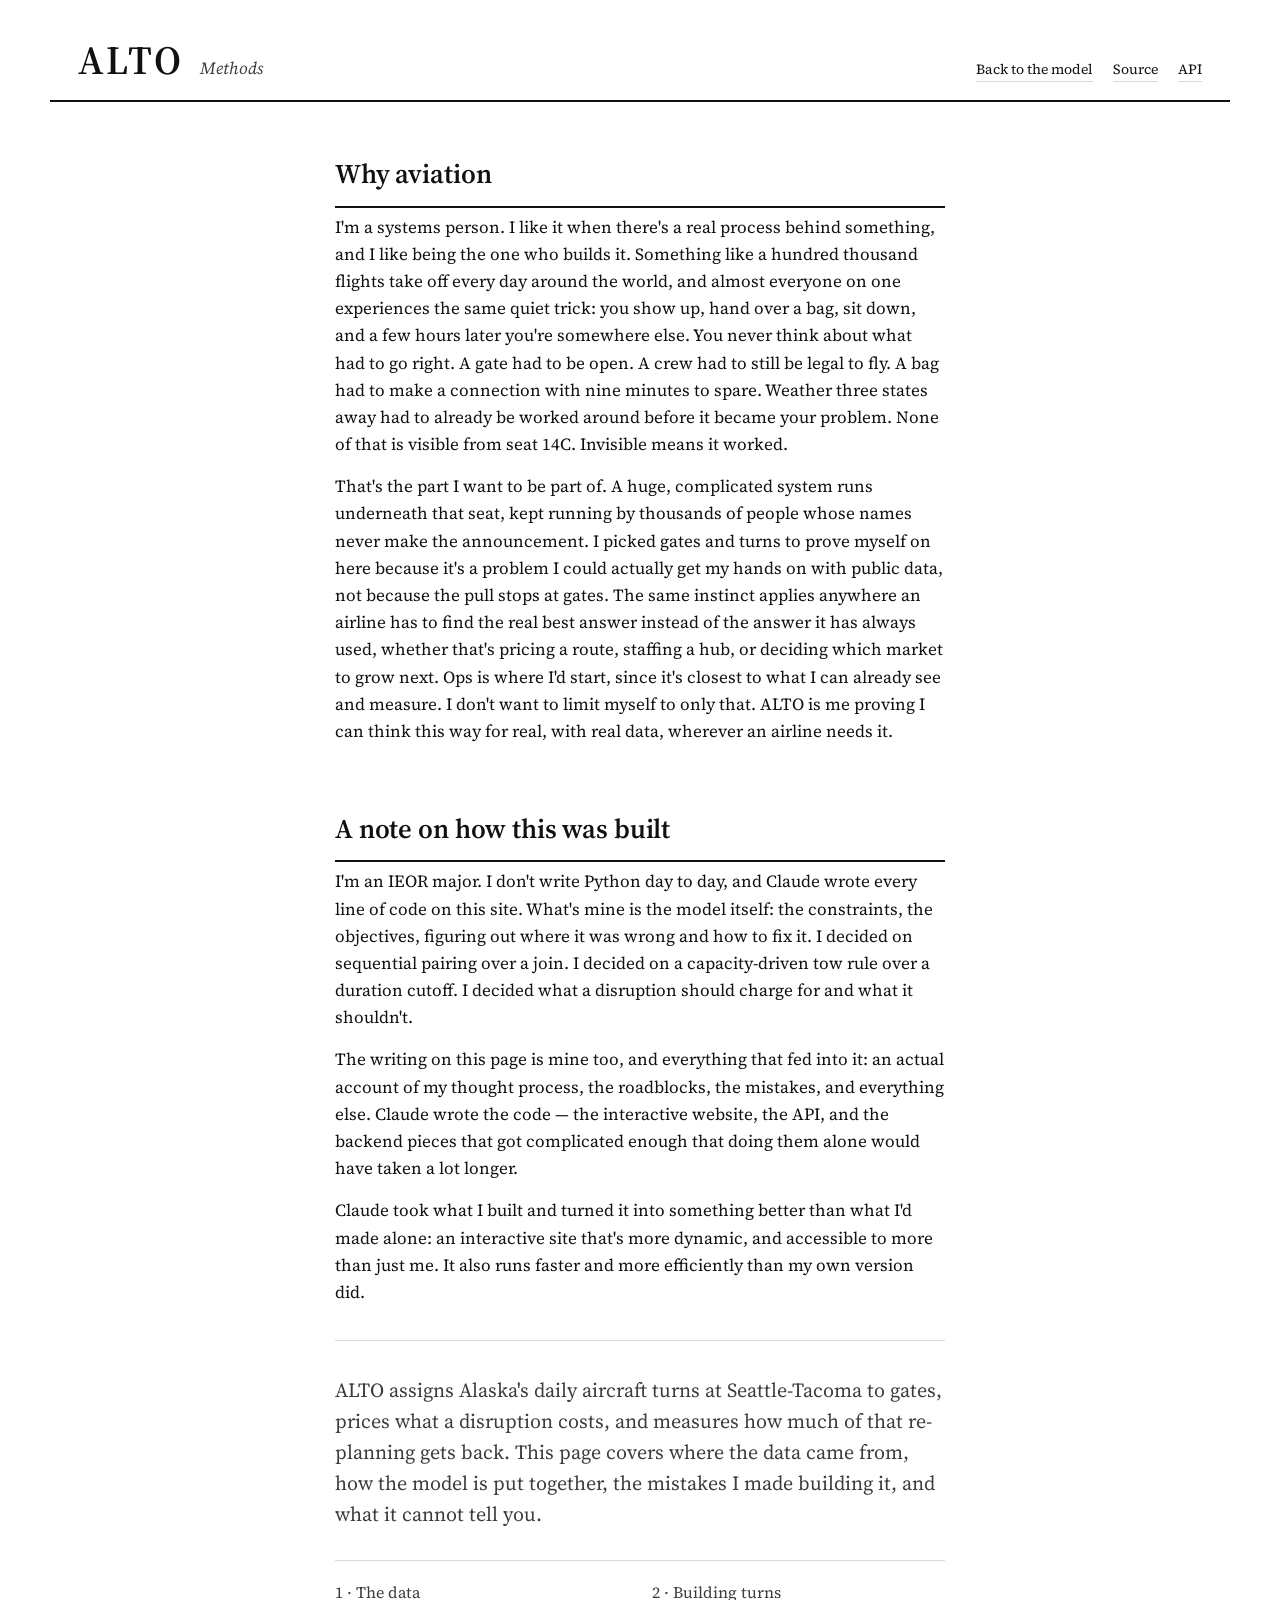
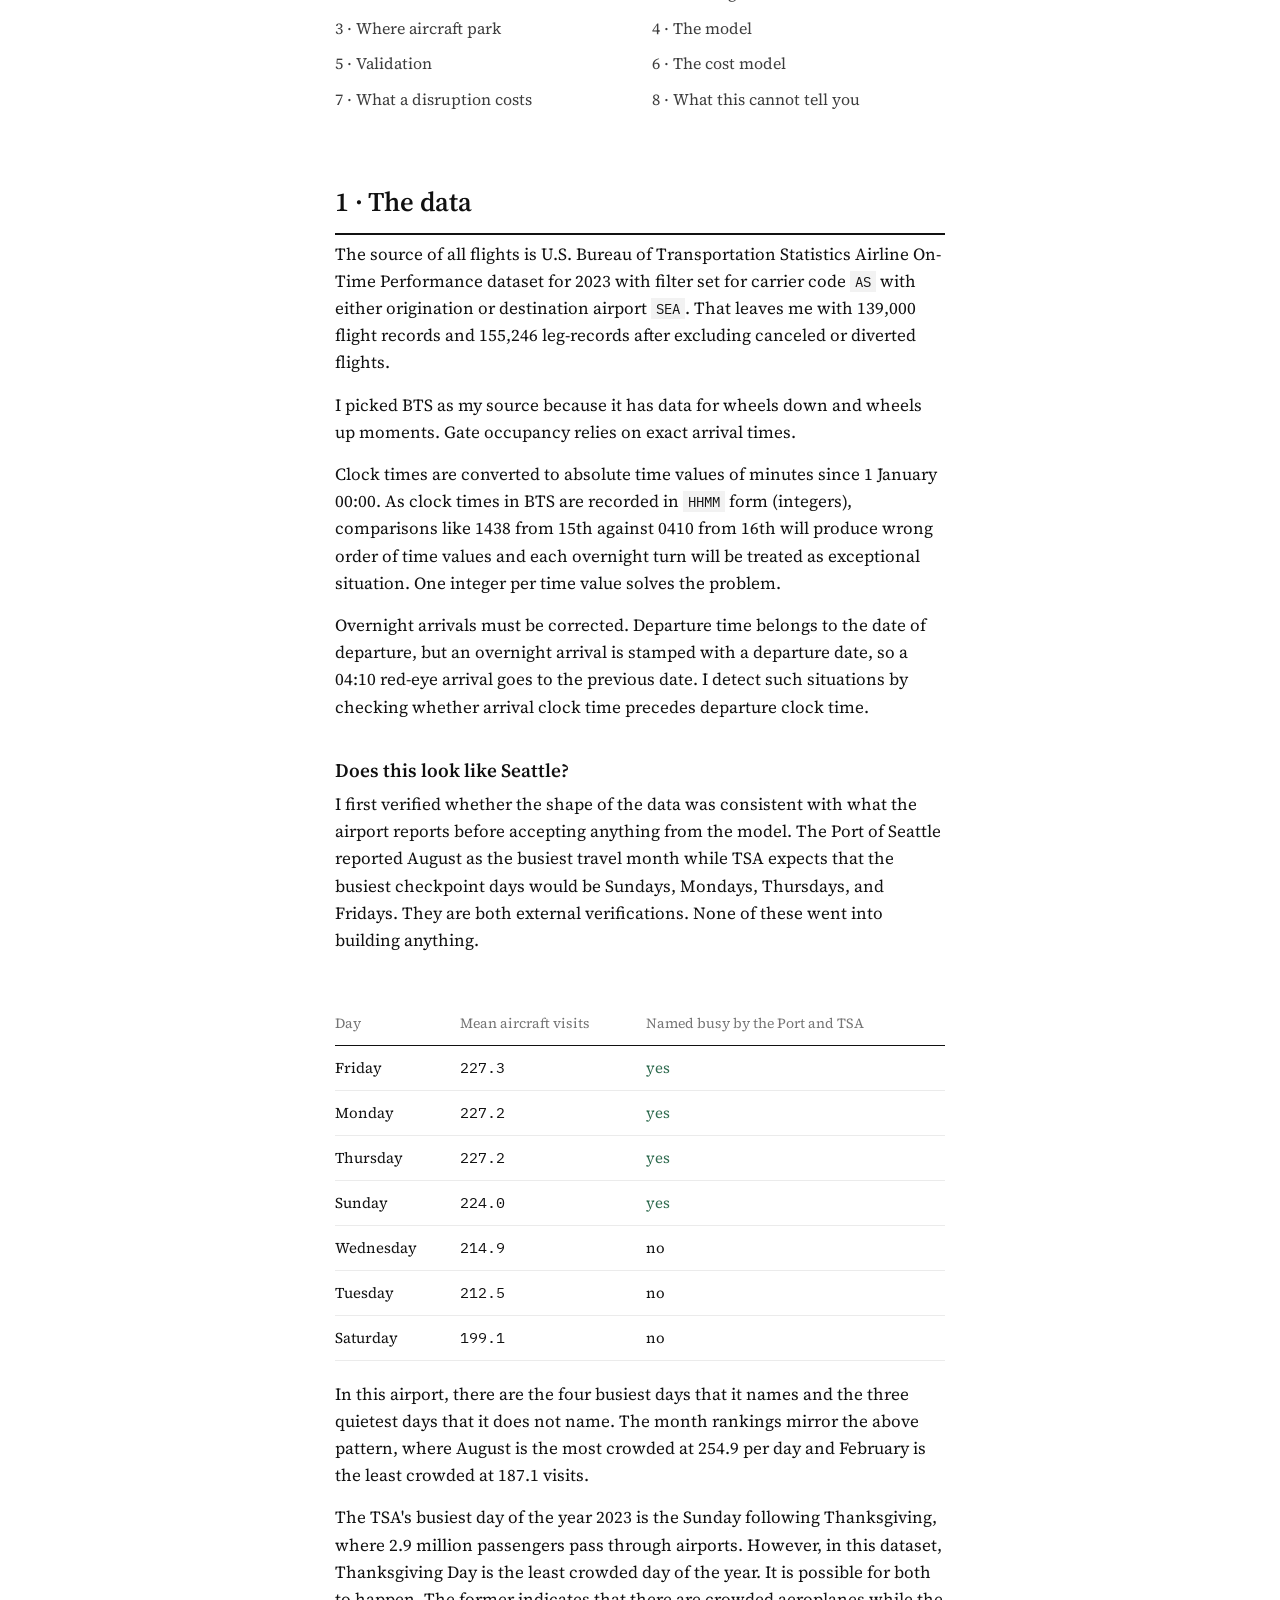
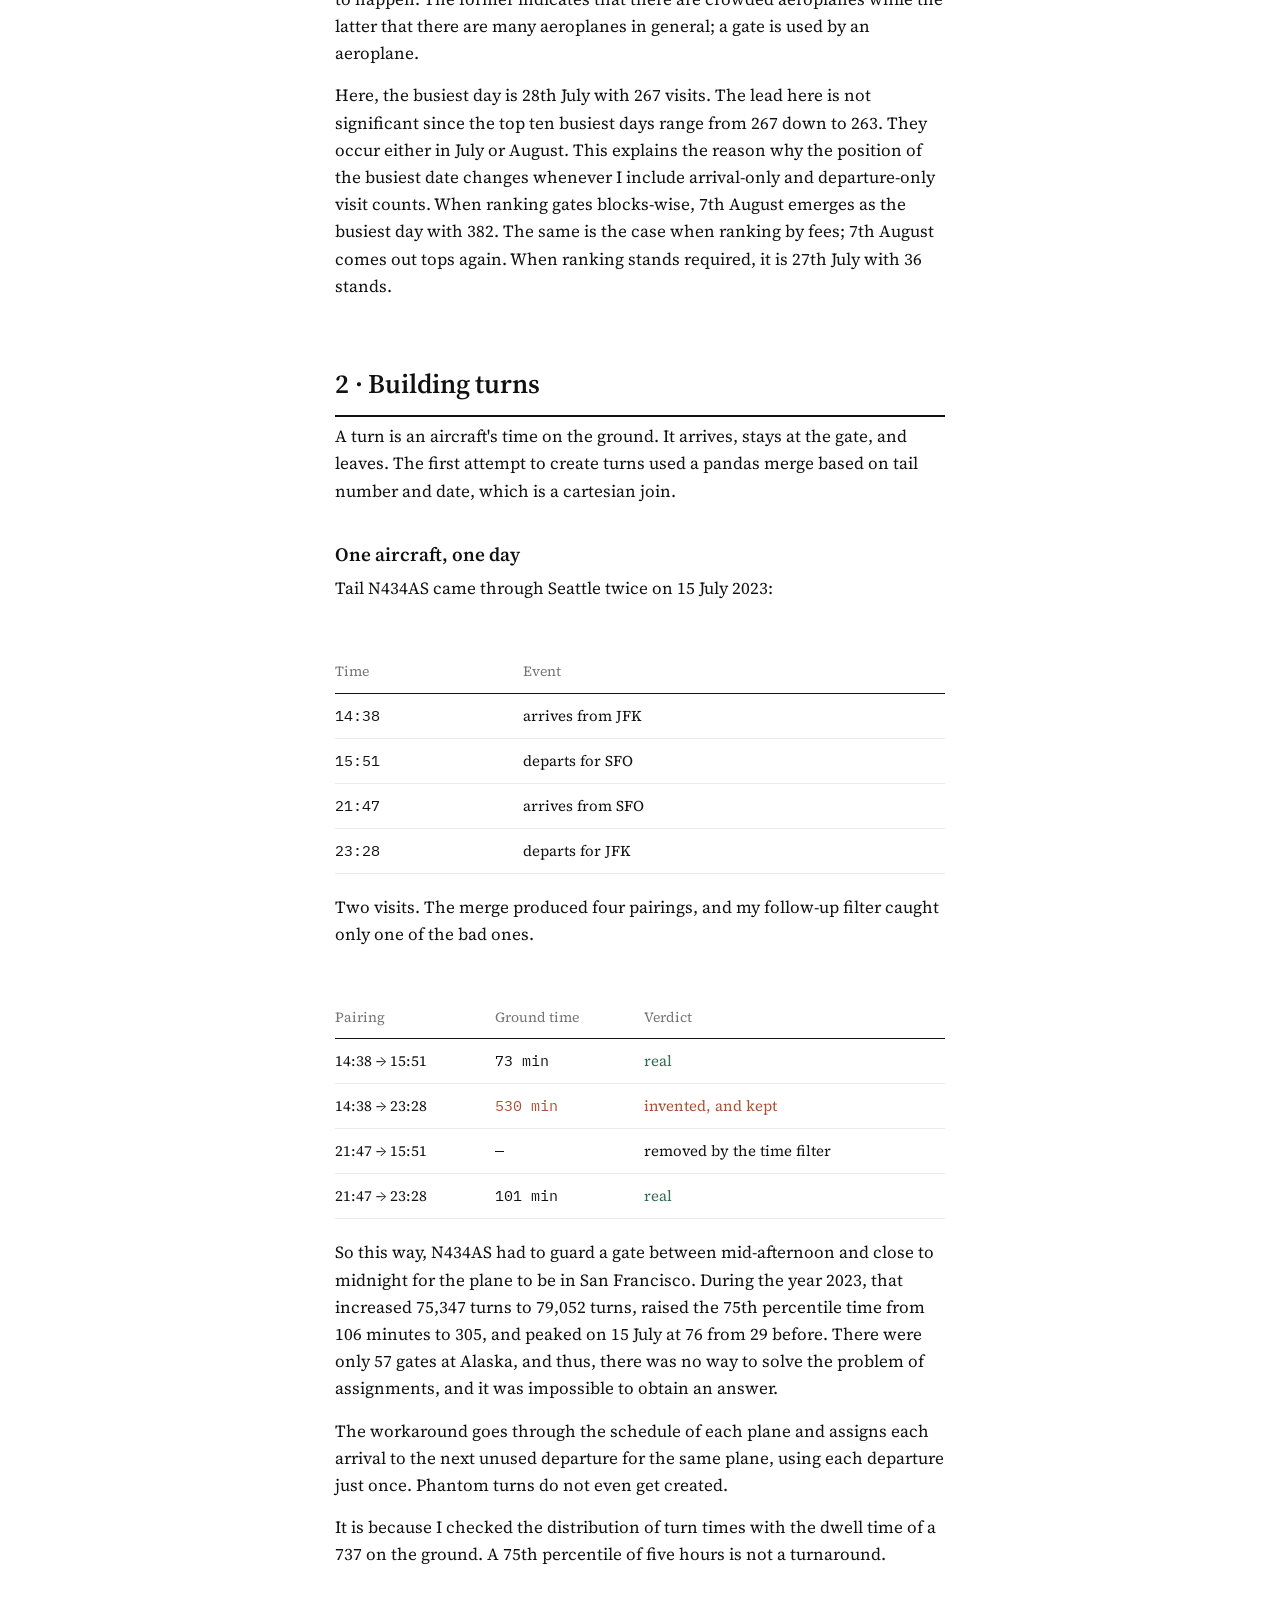
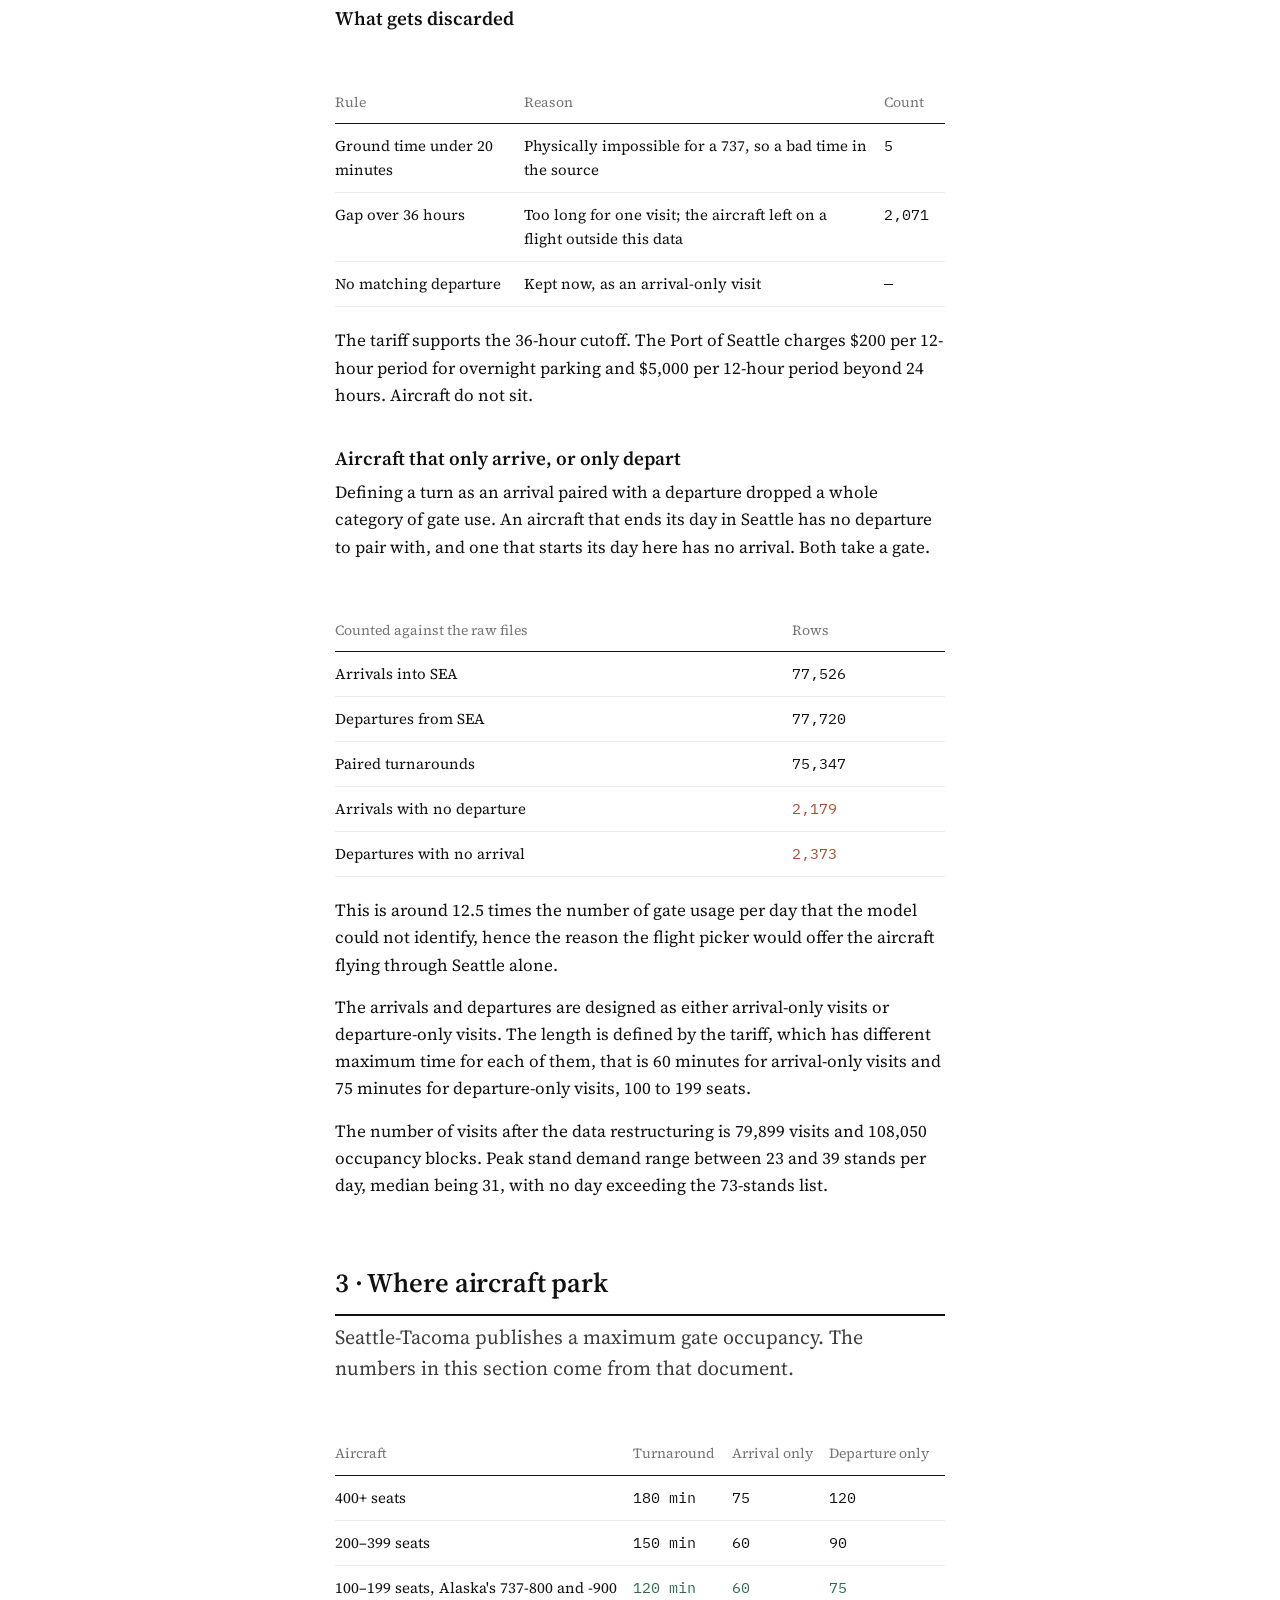
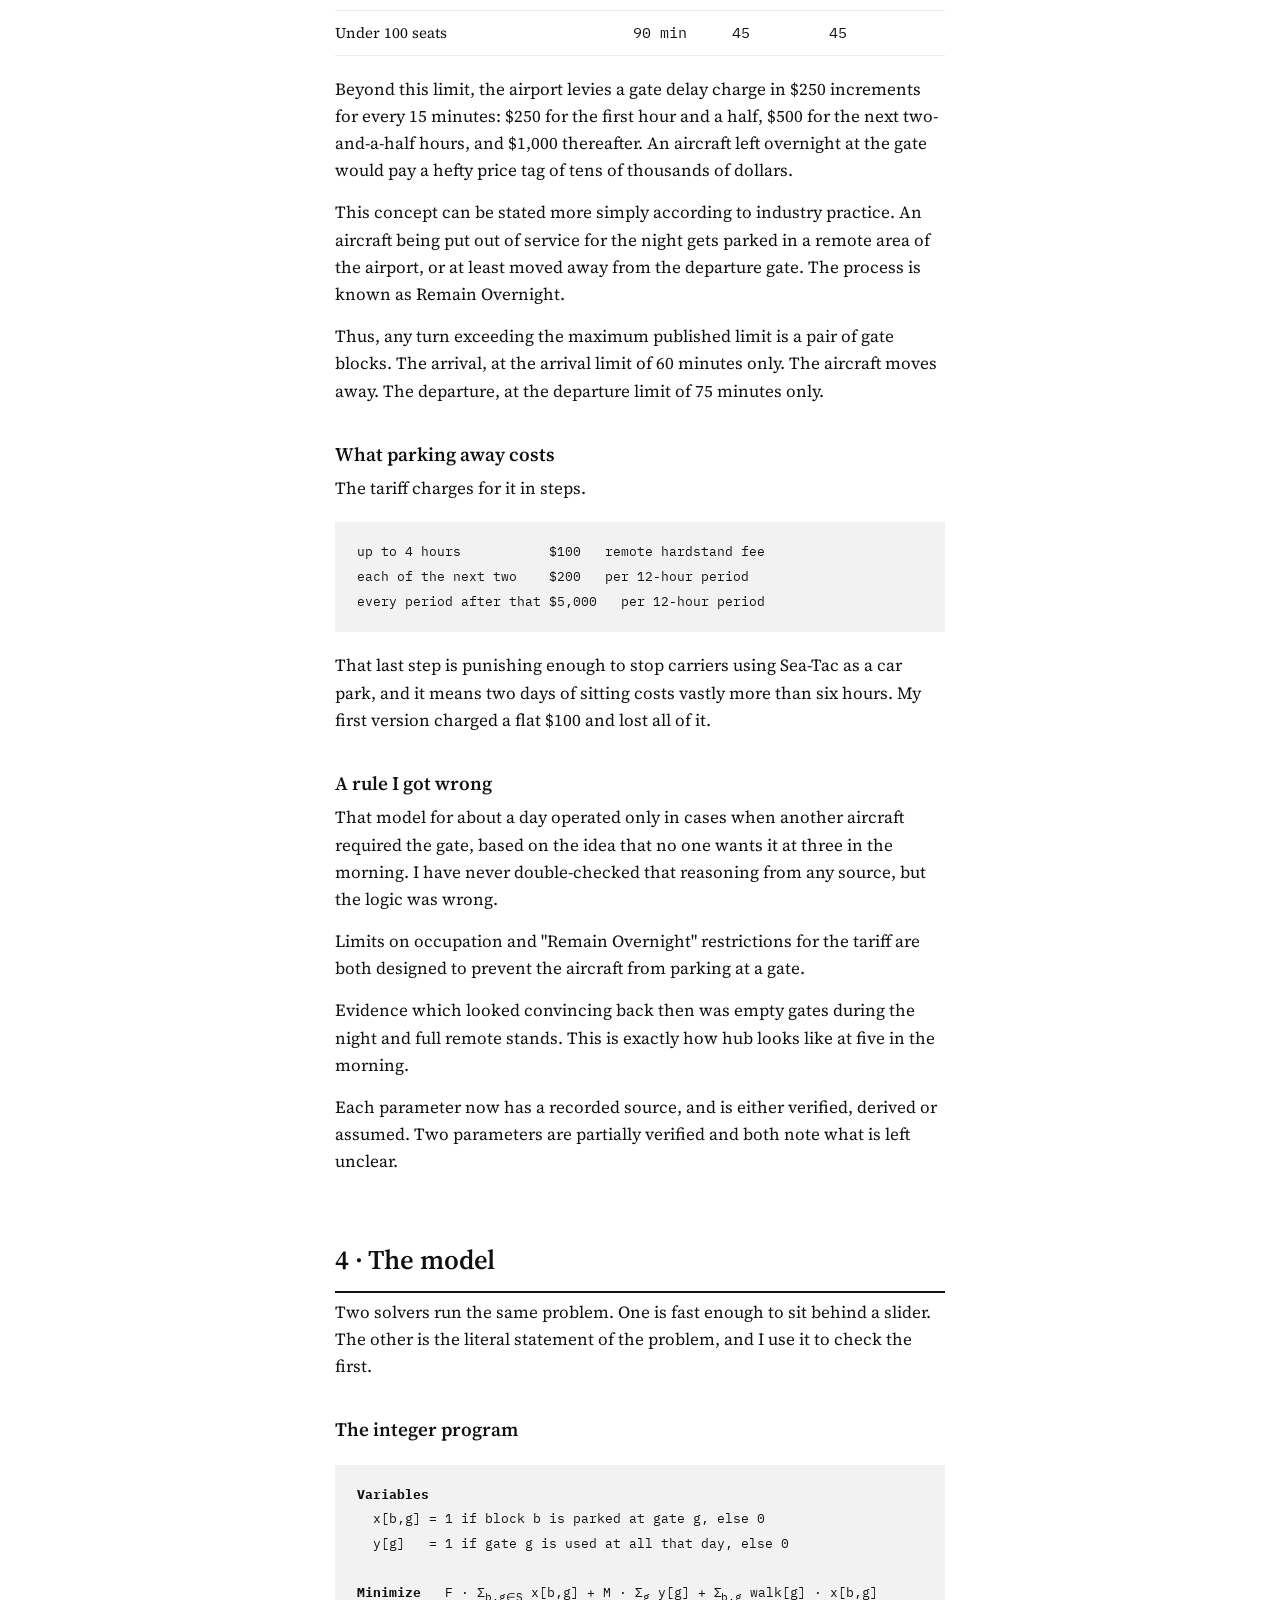
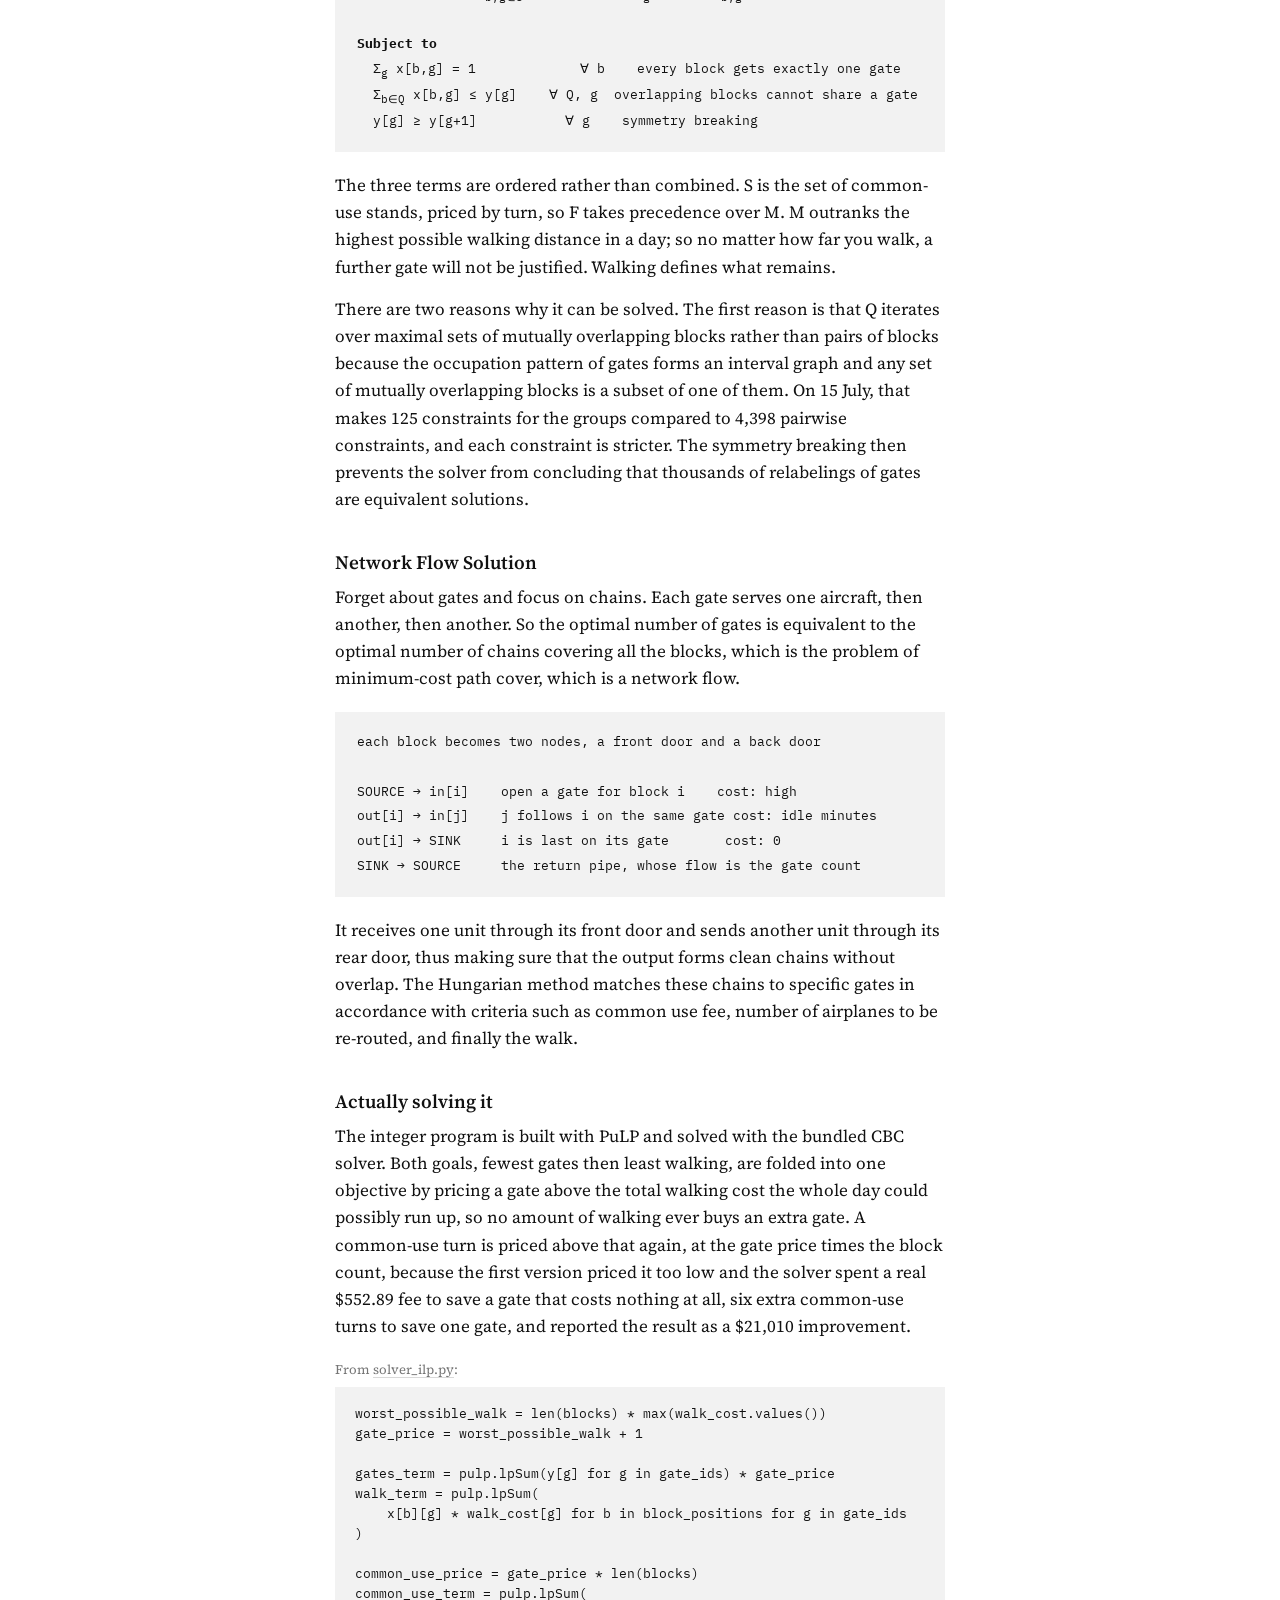
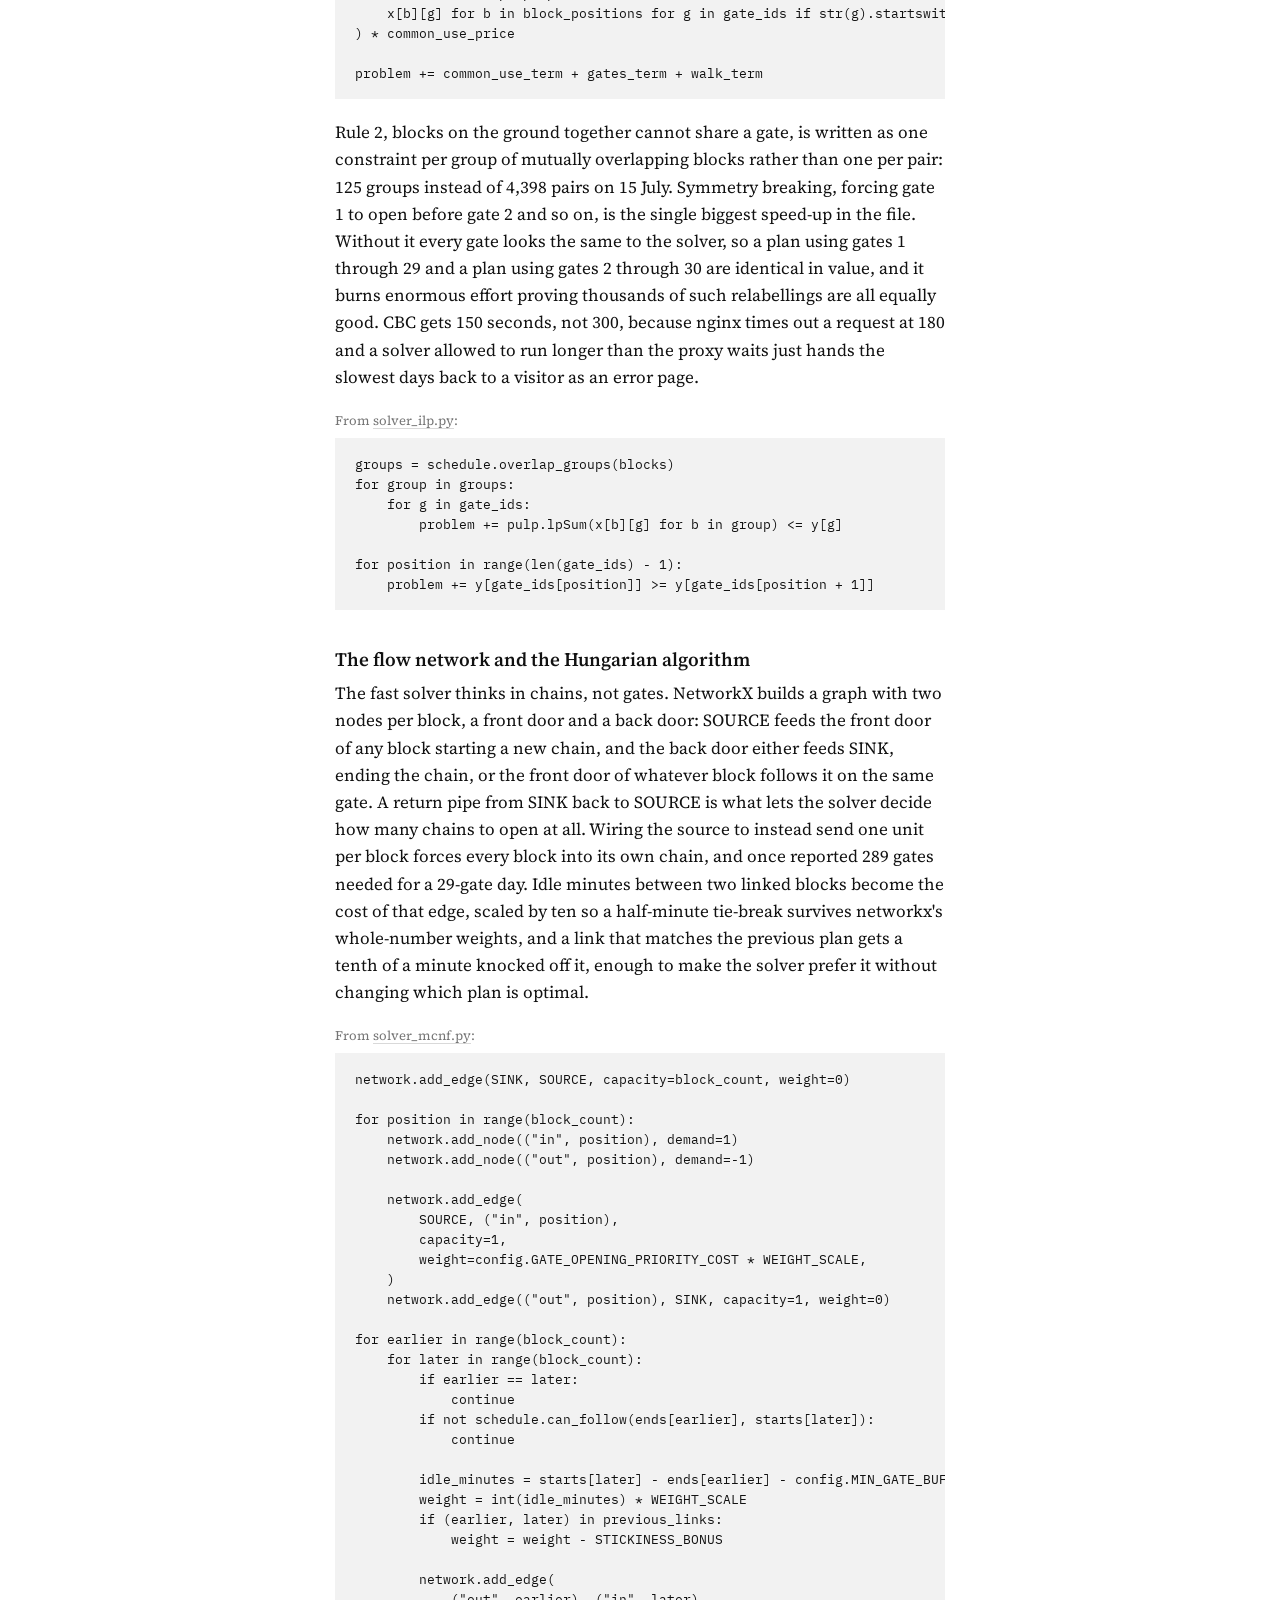
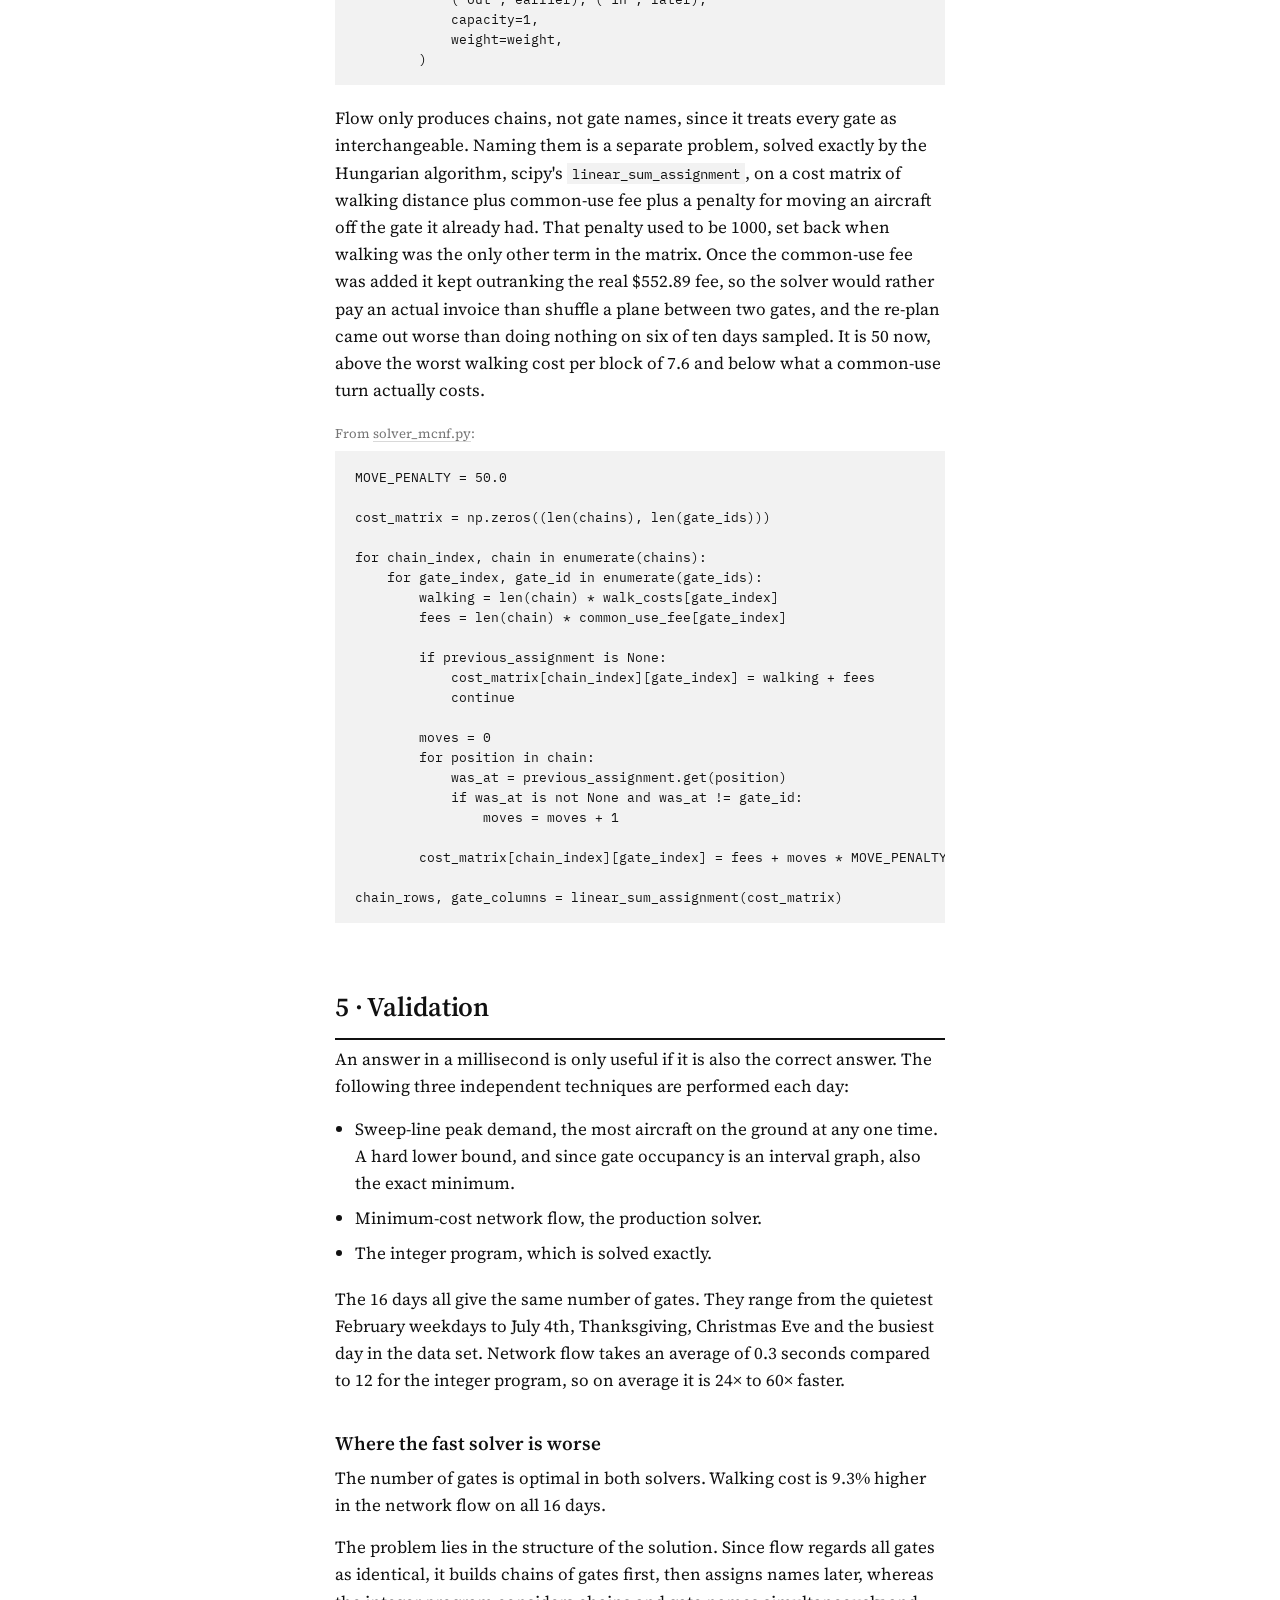
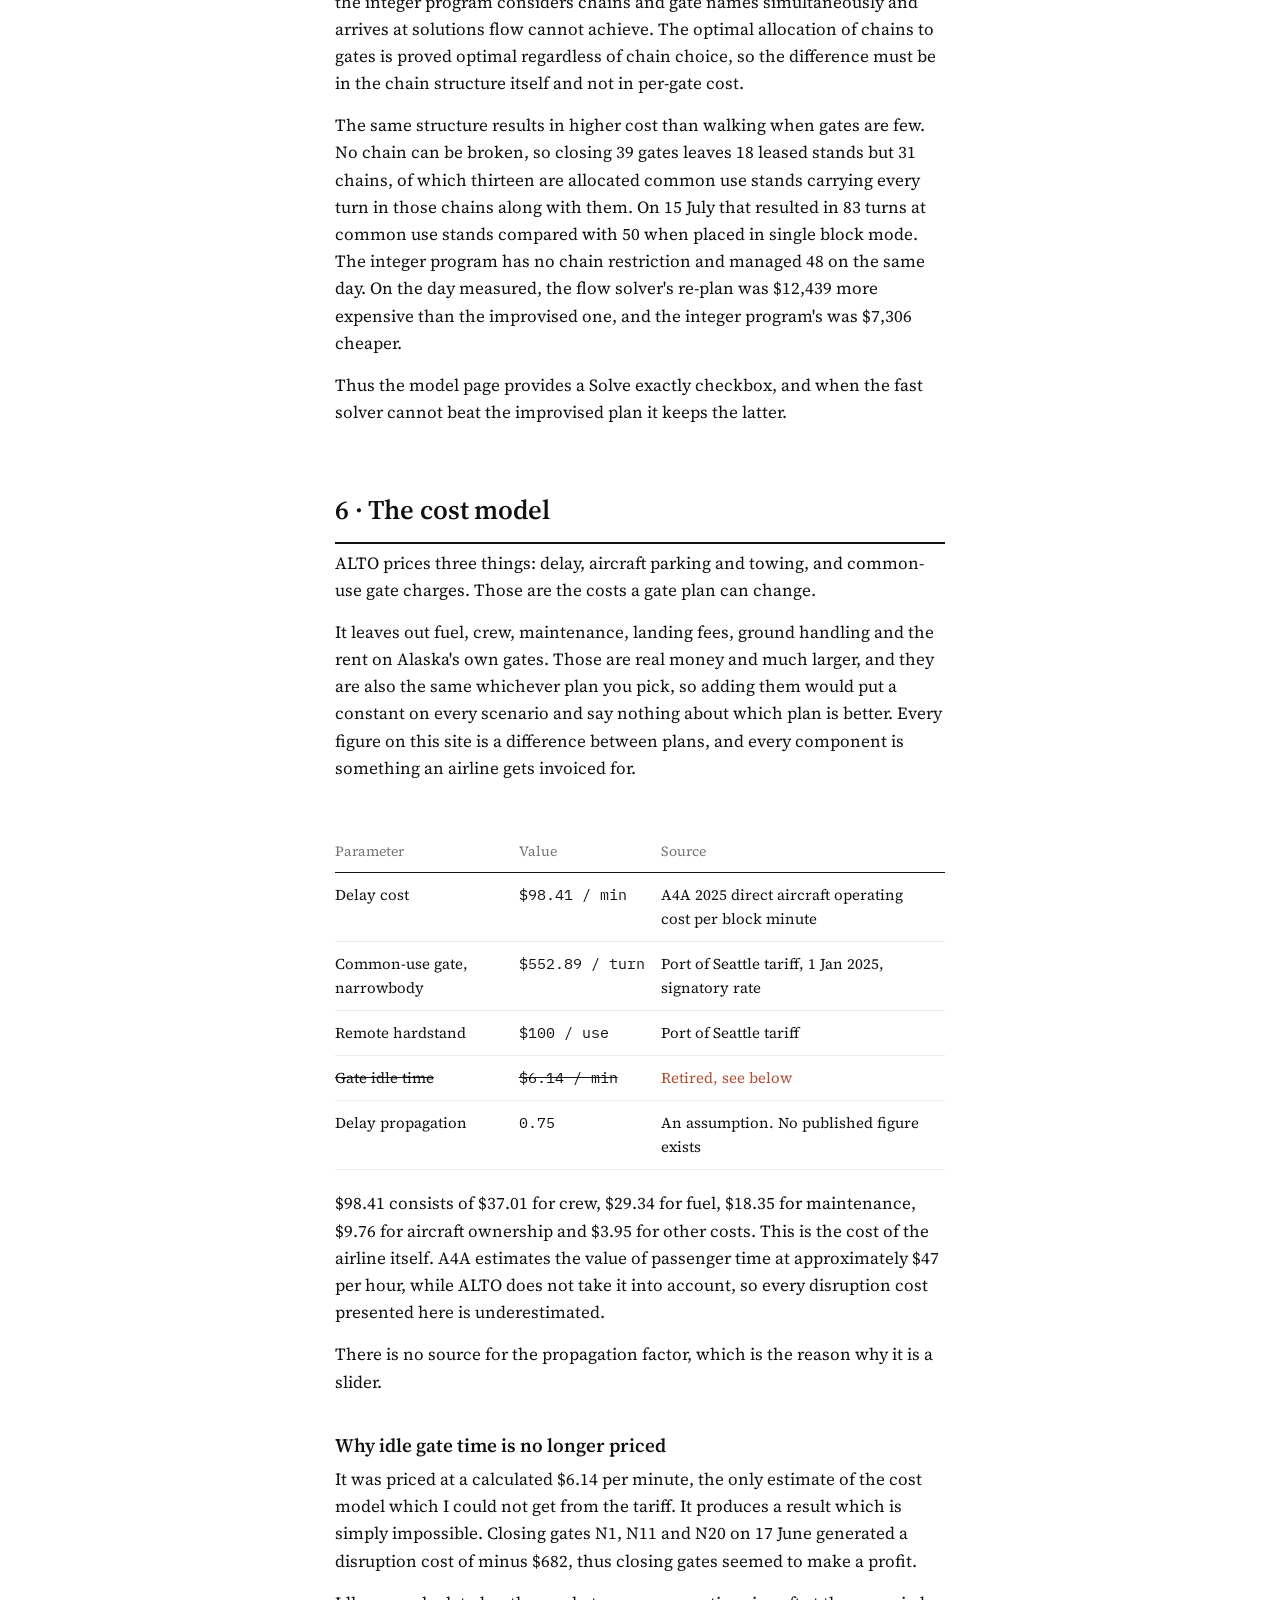
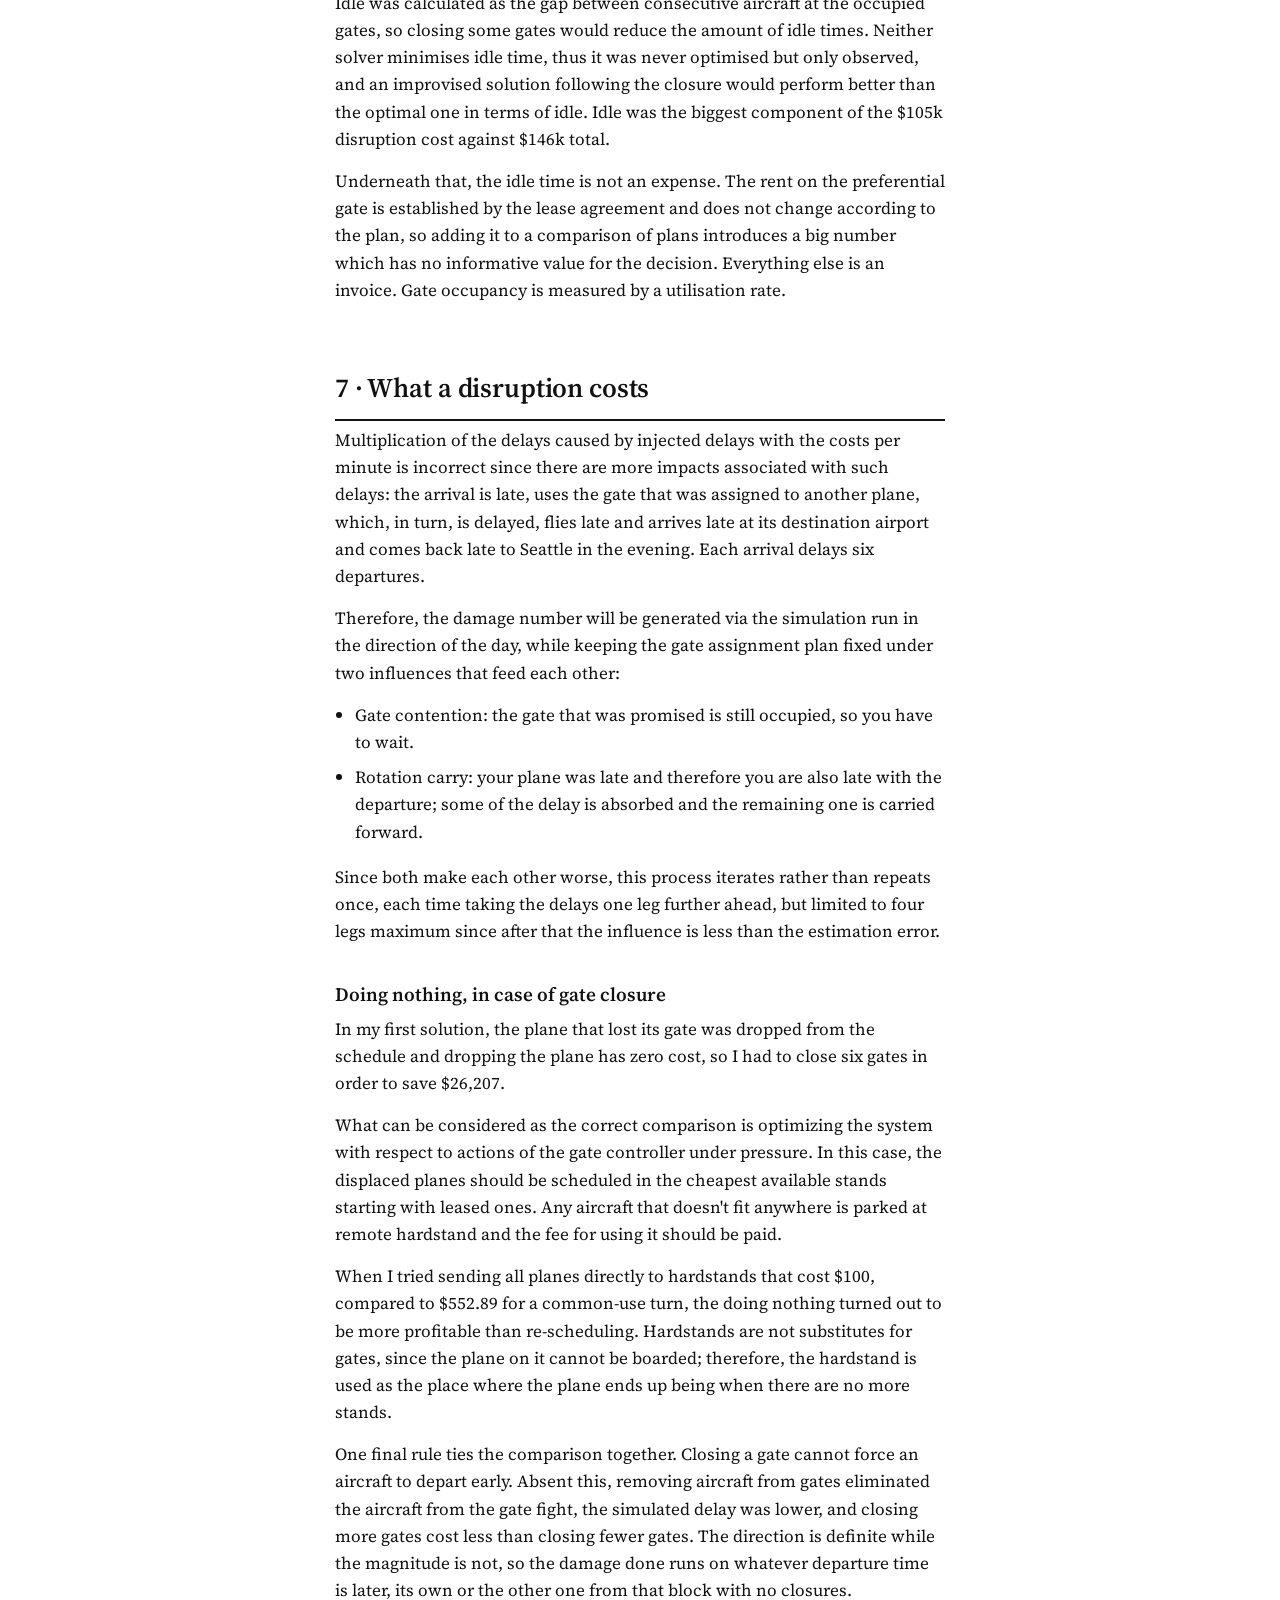
<file: website/methods.html>
<!doctype html>
<html lang="en">
<head>
<meta charset="utf-8">
<meta name="viewport" content="width=device-width, initial-scale=1">
<title>Methods — ALTO</title>
<meta name="description" content="The formulation, the data, the bugs, the validation and the limitations behind ALTO's gate scheduling model.">
<link rel="preconnect" href="https://fonts.googleapis.com">
<link rel="preconnect" href="https://fonts.gstatic.com" crossorigin>
<link rel="stylesheet" href="https://fonts.googleapis.com/css2?family=IBM+Plex+Mono:wght@400;500&family=Source+Serif+4:ital,opsz,wght@0,8..60,400;0,8..60,600;1,8..60,400&display=swap">
<link rel="stylesheet" href="style.css?v=1788654983">
<style>
  /* The methods page is the same paper as the model page, set as a long-form
     document: one narrow reading column, hairline rules, no boxes. */
  .doc { max-width: 74ch; margin: 0 auto; padding: 40px 28px 110px; }
  .doc h2 {
    font-size: 27px; font-weight: 600; letter-spacing: -.005em;
    margin: 62px 0 6px; padding-bottom: 10px;
    border-bottom: 2px solid var(--rule-heavy); text-wrap: balance;
  }
  .doc h2:first-of-type { margin-top: 10px; }
  .doc h3 { font-size: 19px; font-weight: 600; margin: 34px 0 6px; }
  .doc p { margin: 0 0 15px; }
  .doc .lead { font-size: 20px; line-height: 1.55; color: var(--ink-2); }
  .doc ul { padding-left: 20px; margin: 0 0 18px; }
  .doc li { margin-bottom: 8px; }
  .doc code {
    font-family: "IBM Plex Mono", ui-monospace, monospace;
    font-size: .85em; background: var(--paper-2); padding: 1px 5px;
  }
  .doc table { width: 100%; border-collapse: collapse; font-size: 15px; margin: 20px 0; }
  .doc th, .doc td {
    text-align: left; padding: 10px 16px 10px 0;
    border-bottom: 1px solid var(--rule-2); vertical-align: top;
  }
  .doc th {
    font-size: 14px;
    color: var(--muted); font-weight: 400;
    border-bottom-color: var(--rule-heavy);
  }
  .doc td.num {
    font-family: "IBM Plex Mono", ui-monospace, monospace;
    font-variant-numeric: tabular-nums; white-space: nowrap;
  }
  .doc .bad { color: var(--delayed); }
  .doc .ok { color: var(--good); }
  /* The formulation lines are aligned with spaces, so they must not wrap.
     Narrower than the column, they scroll inside the block instead. */
  .doc .math {
    font-family: "IBM Plex Mono", ui-monospace, monospace;
    font-size: 13px; line-height: 1.9;
    background: var(--paper-2);
    padding: 18px 22px; margin: 20px 0;
    overflow-x: auto; white-space: nowrap;
  }
  .doc .tbl-scroll { overflow-x: auto; }
  .doc .code-src {
    font-size: 13px; color: var(--muted); margin: 20px 0 6px;
  }
  .doc .code-src a { color: var(--muted); }
  .doc pre.code {
    font-family: "IBM Plex Mono", ui-monospace, monospace;
    font-size: 12.5px; line-height: 1.6;
    background: var(--paper-2);
    padding: 16px 20px; margin: 0 0 20px;
    overflow-x: auto; white-space: pre;
  }
  .doc a { color: var(--ink); text-decoration-color: var(--rule); text-underline-offset: 3px; }
  .doc a:hover { text-decoration-color: var(--ink); }
  .toc {
    display: grid; grid-template-columns: repeat(auto-fit, minmax(190px,1fr));
    gap: 0 24px; margin: 30px 0 0;
    border-top: 1px solid var(--rule); padding-top: 14px;
  }
  .toc a {
    display: block; padding: 5px 0; text-decoration: none;
    color: var(--ink-2); font-size: 16px;
  }
  .toc a:hover { color: var(--ink); text-decoration: underline; text-underline-offset: 3px; }
  .masthead .tagline { font-style: italic; font-size: 17px; color: var(--ink-2); }
  /* A quiet break between the prologue and the technical lead-in - one
     hairline, not the heavy rule a numbered h2 sits under. */
  .divider { border: none; border-top: 1px solid var(--rule); margin: 34px 0; }
  @media (max-width: 900px) {
    .doc { padding: 26px 18px 80px; }
    .doc h2 { font-size: 23px; margin-top: 46px; }
    .doc .lead { font-size: 18px; }
  }
</style>
</head>
<body>

<header class="masthead">
  <h1><a href="index.html" style="color:inherit;text-decoration:none">ALTO</a></h1>
  <span class="tagline">Methods</span>
  <nav>
    <a href="index.html">Back to the model</a>
    <a href="https://github.com/etroesh/alto">Source</a>
    <a href="/api/docs">API</a>
  </nav>
</header>

<div class="doc">

<h2>Why aviation</h2>
<p>I'm a systems person. I like it when there's a real process behind something, and I like being the one who builds it. Something like a hundred thousand flights take off every day around the world, and almost everyone on one experiences the same quiet trick: you show up, hand over a bag, sit down, and a few hours later you're somewhere else. You never think about what had to go right. A gate had to be open. A crew had to still be legal to fly. A bag had to make a connection with nine minutes to spare. Weather three states away had to already be worked around before it became your problem. None of that is visible from seat 14C. Invisible means it worked.</p>
<p>That's the part I want to be part of. A huge, complicated system runs underneath that seat, kept running by thousands of people whose names never make the announcement. I picked gates and turns to prove myself on here because it's a problem I could actually get my hands on with public data, not because the pull stops at gates. The same instinct applies anywhere an airline has to find the real best answer instead of the answer it has always used, whether that's pricing a route, staffing a hub, or deciding which market to grow next. Ops is where I'd start, since it's closest to what I can already see and measure. I don't want to limit myself to only that. ALTO is me proving I can think this way for real, with real data, wherever an airline needs it.</p>

<h2>A note on how this was built</h2>
<p>I'm an IEOR major. I don't write Python day to day, and Claude wrote every line of code on this site. What's mine is the model itself: the constraints, the objectives, figuring out where it was wrong and how to fix it. I decided on sequential pairing over a join. I decided on a capacity-driven tow rule over a duration cutoff. I decided what a disruption should charge for and what it shouldn't.</p>
<p>The writing on this page is mine too, and everything that fed into it: an actual account of my thought process, the roadblocks, the mistakes, and everything else. Claude wrote the code — the interactive website, the API, and the backend pieces that got complicated enough that doing them alone would have taken a lot longer.</p>
<p>Claude took what I built and turned it into something better than what I'd made alone: an interactive site that's more dynamic, and accessible to more than just me. It also runs faster and more efficiently than my own version did.</p>

<hr class="divider">

<p class="lead">ALTO assigns Alaska's daily aircraft turns at Seattle&#8209;Tacoma to gates, prices what a disruption costs, and measures how much of that re-planning gets back. This page covers where the data came from, how the model is put together, the mistakes I made building it, and what it cannot tell you.</p>

<div class="toc">
  <a href="#data">1 · The data</a>
  <a href="#turns">2 · Building turns</a>
  <a href="#towing">3 · Where aircraft park</a>
  <a href="#model">4 · The model</a>
  <a href="#validation">5 · Validation</a>
  <a href="#cost">6 · The cost model</a>
  <a href="#disruption">7 · What a disruption costs</a>
  <a href="#limits">8 · What this cannot tell you</a>
</div>

<!-- 1 -->
<h2 id="data">1 · The data</h2>
<p>The source of all flights is U.S. Bureau of Transportation Statistics Airline On-Time Performance dataset for 2023 with filter set for carrier code <code>AS</code> with either origination or destination airport <code>SEA</code>. That leaves me with 139,000 flight records and 155,246 leg-records after excluding canceled or diverted flights.</p>
<p>I picked BTS as my source because it has data for wheels down and wheels up moments. Gate occupancy relies on exact arrival times.</p>
<p>Clock times are converted to absolute time values of minutes since 1 January 00:00. As clock times in BTS are recorded in <code>HHMM</code> form (integers), comparisons like 1438 from 15th against 0410 from 16th will produce wrong order of time values and each overnight turn will be treated as exceptional situation. One integer per time value solves the problem.</p>
<p>Overnight arrivals must be corrected. Departure time belongs to the date of departure, but an overnight arrival is stamped with a departure date, so a 04:10 red-eye arrival goes to the previous date. I detect such situations by checking whether arrival clock time precedes departure clock time.</p>

<h3>Does this look like Seattle?</h3>
<p>I first verified whether the shape of the data was consistent with what the airport reports before accepting anything from the model. The Port of Seattle reported August as the busiest travel month while TSA expects that the busiest checkpoint days would be Sundays, Mondays, Thursdays, and Fridays. They are both external verifications. None of these went into building anything.</p>
<div class="tbl-scroll"><table>
  <tr><th>Day</th><th class="num">Mean aircraft visits</th><th>Named busy by the Port and TSA</th></tr>
  <tr><td>Friday</td><td class="num">227.3</td><td class="ok">yes</td></tr>
  <tr><td>Monday</td><td class="num">227.2</td><td class="ok">yes</td></tr>
  <tr><td>Thursday</td><td class="num">227.2</td><td class="ok">yes</td></tr>
  <tr><td>Sunday</td><td class="num">224.0</td><td class="ok">yes</td></tr>
  <tr><td>Wednesday</td><td class="num">214.9</td><td>no</td></tr>
  <tr><td>Tuesday</td><td class="num">212.5</td><td>no</td></tr>
  <tr><td>Saturday</td><td class="num">199.1</td><td>no</td></tr>
</table></div>
<p>In this airport, there are the four busiest days that it names and the three quietest days that it does not name. The month rankings mirror the above pattern, where August is the most crowded at 254.9 per day and February is the least crowded at 187.1 visits.</p>
<p>The TSA's busiest day of the year 2023 is the Sunday following Thanksgiving, where 2.9 million passengers pass through airports. However, in this dataset, Thanksgiving Day is the least crowded day of the year. It is possible for both to happen. The former indicates that there are crowded aeroplanes while the latter that there are many aeroplanes in general; a gate is used by an aeroplane.</p>
<p>Here, the busiest day is 28th July with 267 visits. The lead here is not significant since the top ten busiest days range from 267 down to 263. They occur either in July or August. This explains the reason why the position of the busiest date changes whenever I include arrival-only and departure-only visit counts. When ranking gates blocks-wise, 7th August emerges as the busiest day with 382. The same is the case when ranking by fees; 7th August comes out tops again. When ranking stands required, it is 27th July with 36 stands.</p>

<!-- 2 -->
<h2 id="turns">2 · Building turns</h2>
<p>A turn is an aircraft's time on the ground. It arrives, stays at the gate, and leaves. The first attempt to create turns used a pandas merge based on tail number and date, which is a cartesian join.</p>

<h3>One aircraft, one day</h3>
<p>Tail N434AS came through Seattle twice on 15 July 2023:</p>
<div class="tbl-scroll"><table>
  <tr><th>Time</th><th>Event</th></tr>
  <tr><td class="num">14:38</td><td>arrives from JFK</td></tr>
  <tr><td class="num">15:51</td><td>departs for SFO</td></tr>
  <tr><td class="num">21:47</td><td>arrives from SFO</td></tr>
  <tr><td class="num">23:28</td><td>departs for JFK</td></tr>
</table></div>
<p>Two visits. The merge produced four pairings, and my follow-up filter caught only one of the bad ones.</p>
<div class="tbl-scroll"><table>
  <tr><th>Pairing</th><th class="num">Ground time</th><th>Verdict</th></tr>
  <tr><td>14:38 → 15:51</td><td class="num">73 min</td><td class="ok">real</td></tr>
  <tr><td>14:38 → 23:28</td><td class="num bad">530 min</td><td class="bad">invented, and kept</td></tr>
  <tr><td>21:47 → 15:51</td><td class="num">—</td><td>removed by the time filter</td></tr>
  <tr><td>21:47 → 23:28</td><td class="num">101 min</td><td class="ok">real</td></tr>
</table></div>
<p>So this way, N434AS had to guard a gate between mid-afternoon and close to midnight for the plane to be in San Francisco. During the year 2023, that increased 75,347 turns to 79,052 turns, raised the 75th percentile time from 106 minutes to 305, and peaked on 15 July at 76 from 29 before. There were only 57 gates at Alaska, and thus, there was no way to solve the problem of assignments, and it was impossible to obtain an answer.</p>
<p>The workaround goes through the schedule of each plane and assigns each arrival to the next unused departure for the same plane, using each departure just once. Phantom turns do not even get created.</p>
<p>It is because I checked the distribution of turn times with the dwell time of a 737 on the ground. A 75th percentile of five hours is not a turnaround.</p>

<h3>What gets discarded</h3>
<div class="tbl-scroll"><table>
  <tr><th>Rule</th><th>Reason</th><th class="num">Count</th></tr>
  <tr><td>Ground time under 20 minutes</td><td>Physically impossible for a 737, so a bad time in the source</td><td class="num">5</td></tr>
  <tr><td>Gap over 36 hours</td><td>Too long for one visit; the aircraft left on a flight outside this data</td><td class="num">2,071</td></tr>
  <tr><td>No matching departure</td><td>Kept now, as an arrival-only visit</td><td class="num">—</td></tr>
</table></div>
<p>The tariff supports the 36-hour cutoff. The Port of Seattle charges $200 per 12-hour period for overnight parking and $5,000 per 12-hour period beyond 24 hours. Aircraft do not sit.</p>

<h3>Aircraft that only arrive, or only depart</h3>
<p>Defining a turn as an arrival paired with a departure dropped a whole category of gate use. An aircraft that ends its day in Seattle has no departure to pair with, and one that starts its day here has no arrival. Both take a gate.</p>
<div class="tbl-scroll"><table>
  <tr><th>Counted against the raw files</th><th class="num">Rows</th></tr>
  <tr><td>Arrivals into SEA</td><td class="num">77,526</td></tr>
  <tr><td>Departures from SEA</td><td class="num">77,720</td></tr>
  <tr><td>Paired turnarounds</td><td class="num">75,347</td></tr>
  <tr><td>Arrivals with no departure</td><td class="num bad">2,179</td></tr>
  <tr><td>Departures with no arrival</td><td class="num bad">2,373</td></tr>
</table></div>
<p>This is around 12.5 times the number of gate usage per day that the model could not identify, hence the reason the flight picker would offer the aircraft flying through Seattle alone.</p>
<p>The arrivals and departures are designed as either arrival-only visits or departure-only visits. The length is defined by the tariff, which has different maximum time for each of them, that is 60 minutes for arrival-only visits and 75 minutes for departure-only visits, 100 to 199 seats.</p>
<p>The number of visits after the data restructuring is 79,899 visits and 108,050 occupancy blocks. Peak stand demand range between 23 and 39 stands per day, median being 31, with no day exceeding the 73-stands list.</p>

<!-- 3 -->
<h2 id="towing">3 · Where aircraft park</h2>
<p class="lead">Seattle-Tacoma publishes a maximum gate occupancy. The numbers in this section come from that document.</p>

<div class="tbl-scroll"><table>
  <tr><th>Aircraft</th><th class="num">Turnaround</th><th class="num">Arrival only</th><th class="num">Departure only</th></tr>
  <tr><td>400+ seats</td><td class="num">180 min</td><td class="num">75</td><td class="num">120</td></tr>
  <tr><td>200–399 seats</td><td class="num">150 min</td><td class="num">60</td><td class="num">90</td></tr>
  <tr><td>100–199 seats, Alaska's 737-800 and -900</td><td class="num ok">120 min</td><td class="num ok">60</td><td class="num ok">75</td></tr>
  <tr><td>Under 100 seats</td><td class="num">90 min</td><td class="num">45</td><td class="num">45</td></tr>
</table></div>

<p>Beyond this limit, the airport levies a gate delay charge in $250 increments for every 15 minutes: $250 for the first hour and a half, $500 for the next two-and-a-half hours, and $1,000 thereafter. An aircraft left overnight at the gate would pay a hefty price tag of tens of thousands of dollars.</p>

<p>This concept can be stated more simply according to industry practice. An aircraft being put out of service for the night gets parked in a remote area of the airport, or at least moved away from the departure gate. The process is known as Remain Overnight.</p>

<p>Thus, any turn exceeding the maximum published limit is a pair of gate blocks. The arrival, at the arrival limit of 60 minutes only. The aircraft moves away. The departure, at the departure limit of 75 minutes only.</p>

<h3>What parking away costs</h3>
<p>The tariff charges for it in steps.</p>
<div class="math">
up to 4 hours&nbsp;&nbsp;&nbsp;&nbsp;&nbsp;&nbsp;&nbsp;&nbsp;&nbsp;&nbsp;&nbsp;$100&nbsp;&nbsp;&nbsp;remote hardstand fee<br>
each of the next two&nbsp;&nbsp;&nbsp;&nbsp;$200&nbsp;&nbsp;&nbsp;per 12-hour period<br>
every period after that&nbsp;$5,000&nbsp;&nbsp;&nbsp;per 12-hour period
</div>
<p>That last step is punishing enough to stop carriers using Sea-Tac as a car park, and it means two days of sitting costs vastly more than six hours. My first version charged a flat $100 and lost all of it.</p>

<h3>A rule I got wrong</h3>
<p>That model for about a day operated only in cases when another aircraft required the gate, based on the idea that no one wants it at three in the morning. I have never double-checked that reasoning from any source, but the logic was wrong.</p>
<p>Limits on occupation and "Remain Overnight" restrictions for the tariff are both designed to prevent the aircraft from parking at a gate.</p>
<p>Evidence which looked convincing back then was empty gates during the night and full remote stands. This is exactly how hub looks like at five in the morning.</p>
<p>Each parameter now has a recorded source, and is either verified, derived or assumed. Two parameters are partially verified and both note what is left unclear.</p>

<!-- 4 -->
<h2 id="model">4 · The model</h2>
<p>Two solvers run the same problem. One is fast enough to sit behind a slider. The other is the literal statement of the problem, and I use it to check the first.</p>

<h3>The integer program</h3>
<div class="math">
<b>Variables</b><br>
&nbsp;&nbsp;x[b,g] = 1 if block b is parked at gate g, else 0<br>
&nbsp;&nbsp;y[g]&nbsp;&nbsp;&nbsp;= 1 if gate g is used at all that day, else 0<br><br>
<b>Minimize</b>&nbsp;&nbsp; F · Σ<sub>b,g∈S</sub> x[b,g]  +  M · Σ<sub>g</sub> y[g]  +  Σ<sub>b,g</sub> walk[g] · x[b,g]<br><br>
<b>Subject to</b><br>
&nbsp;&nbsp;Σ<sub>g</sub> x[b,g] = 1&nbsp;&nbsp;&nbsp;&nbsp;&nbsp;&nbsp;&nbsp;&nbsp;&nbsp;&nbsp;&nbsp;&nbsp;&nbsp;∀ b&nbsp;&nbsp;&nbsp;&nbsp;every block gets exactly one gate<br>
&nbsp;&nbsp;Σ<sub>b∈Q</sub> x[b,g] ≤ y[g]&nbsp;&nbsp;&nbsp;&nbsp;∀ Q, g&nbsp;&nbsp;overlapping blocks cannot share a gate<br>
&nbsp;&nbsp;y[g] ≥ y[g+1]&nbsp;&nbsp;&nbsp;&nbsp;&nbsp;&nbsp;&nbsp;&nbsp;&nbsp;&nbsp;&nbsp;∀ g&nbsp;&nbsp;&nbsp;&nbsp;symmetry breaking
</div>
<p>The three terms are ordered rather than combined. S is the set of common-use stands, priced by turn, so F takes precedence over M. M outranks the highest possible walking distance in a day; so no matter how far you walk, a further gate will not be justified. Walking defines what remains.</p>
<p>There are two reasons why it can be solved. The first reason is that Q iterates over maximal sets of mutually overlapping blocks rather than pairs of blocks because the occupation pattern of gates forms an interval graph and any set of mutually overlapping blocks is a subset of one of them. On 15 July, that makes 125 constraints for the groups compared to 4,398 pairwise constraints, and each constraint is stricter. The symmetry breaking then prevents the solver from concluding that thousands of relabelings of gates are equivalent solutions.</p>

<h3>Network Flow Solution</h3>
<p>Forget about gates and focus on chains. Each gate serves one aircraft, then another, then another. So the optimal number of gates is equivalent to the optimal number of chains covering all the blocks, which is the problem of minimum-cost path cover, which is a network flow.</p>
<div class="math">
each block becomes two nodes, a front door and a back door<br><br>
SOURCE → in[i]&nbsp;&nbsp;&nbsp;&nbsp;open a gate for block i&nbsp;&nbsp;&nbsp;&nbsp;cost: high<br>
out[i] → in[j]&nbsp;&nbsp;&nbsp;&nbsp;j follows i on the same gate&nbsp;cost: idle minutes<br>
out[i] → SINK&nbsp;&nbsp;&nbsp;&nbsp;&nbsp;i is last on its gate&nbsp;&nbsp;&nbsp;&nbsp;&nbsp;&nbsp;&nbsp;cost: 0<br>
SINK → SOURCE&nbsp;&nbsp;&nbsp;&nbsp;&nbsp;the return pipe, whose flow is the gate count
</div>
<p>It receives one unit through its front door and sends another unit through its rear door, thus making sure that the output forms clean chains without overlap. The Hungarian method matches these chains to specific gates in accordance with criteria such as common use fee, number of airplanes to be re-routed, and finally the walk.</p>
<h3>Actually solving it</h3>
<p>The integer program is built with PuLP and solved with the bundled CBC solver. Both goals, fewest gates then least walking, are folded into one objective by pricing a gate above the total walking cost the whole day could possibly run up, so no amount of walking ever buys an extra gate. A common-use turn is priced above that again, at the gate price times the block count, because the first version priced it too low and the solver spent a real $552.89 fee to save a gate that costs nothing at all, six extra common-use turns to save one gate, and reported the result as a $21,010 improvement.</p>
<p class="code-src">From <a href="https://github.com/etroesh/alto/blob/main/alto/solver_ilp.py">solver_ilp.py</a>:</p>
<pre class="code">worst_possible_walk = len(blocks) * max(walk_cost.values())
gate_price = worst_possible_walk + 1

gates_term = pulp.lpSum(y[g] for g in gate_ids) * gate_price
walk_term = pulp.lpSum(
    x[b][g] * walk_cost[g] for b in block_positions for g in gate_ids
)

common_use_price = gate_price * len(blocks)
common_use_term = pulp.lpSum(
    x[b][g] for b in block_positions for g in gate_ids if str(g).startswith("S")
) * common_use_price

problem += common_use_term + gates_term + walk_term</pre>
<p>Rule 2, blocks on the ground together cannot share a gate, is written as one constraint per group of mutually overlapping blocks rather than one per pair: 125 groups instead of 4,398 pairs on 15 July. Symmetry breaking, forcing gate 1 to open before gate 2 and so on, is the single biggest speed-up in the file. Without it every gate looks the same to the solver, so a plan using gates 1 through 29 and a plan using gates 2 through 30 are identical in value, and it burns enormous effort proving thousands of such relabellings are all equally good. CBC gets 150 seconds, not 300, because nginx times out a request at 180 and a solver allowed to run longer than the proxy waits just hands the slowest days back to a visitor as an error page.</p>
<p class="code-src">From <a href="https://github.com/etroesh/alto/blob/main/alto/solver_ilp.py">solver_ilp.py</a>:</p>
<pre class="code">groups = schedule.overlap_groups(blocks)
for group in groups:
    for g in gate_ids:
        problem += pulp.lpSum(x[b][g] for b in group) &lt;= y[g]

for position in range(len(gate_ids) - 1):
    problem += y[gate_ids[position]] &gt;= y[gate_ids[position + 1]]</pre>

<h3>The flow network and the Hungarian algorithm</h3>
<p>The fast solver thinks in chains, not gates. NetworkX builds a graph with two nodes per block, a front door and a back door: SOURCE feeds the front door of any block starting a new chain, and the back door either feeds SINK, ending the chain, or the front door of whatever block follows it on the same gate. A return pipe from SINK back to SOURCE is what lets the solver decide how many chains to open at all. Wiring the source to instead send one unit per block forces every block into its own chain, and once reported 289 gates needed for a 29-gate day. Idle minutes between two linked blocks become the cost of that edge, scaled by ten so a half-minute tie-break survives networkx's whole-number weights, and a link that matches the previous plan gets a tenth of a minute knocked off it, enough to make the solver prefer it without changing which plan is optimal.</p>
<p class="code-src">From <a href="https://github.com/etroesh/alto/blob/main/alto/solver_mcnf.py">solver_mcnf.py</a>:</p>
<pre class="code">network.add_edge(SINK, SOURCE, capacity=block_count, weight=0)

for position in range(block_count):
    network.add_node(("in", position), demand=1)
    network.add_node(("out", position), demand=-1)

    network.add_edge(
        SOURCE, ("in", position),
        capacity=1,
        weight=config.GATE_OPENING_PRIORITY_COST * WEIGHT_SCALE,
    )
    network.add_edge(("out", position), SINK, capacity=1, weight=0)

for earlier in range(block_count):
    for later in range(block_count):
        if earlier == later:
            continue
        if not schedule.can_follow(ends[earlier], starts[later]):
            continue

        idle_minutes = starts[later] - ends[earlier] - config.MIN_GATE_BUFFER_MINUTES
        weight = int(idle_minutes) * WEIGHT_SCALE
        if (earlier, later) in previous_links:
            weight = weight - STICKINESS_BONUS

        network.add_edge(
            ("out", earlier), ("in", later),
            capacity=1,
            weight=weight,
        )</pre>
<p>Flow only produces chains, not gate names, since it treats every gate as interchangeable. Naming them is a separate problem, solved exactly by the Hungarian algorithm, scipy's <code>linear_sum_assignment</code>, on a cost matrix of walking distance plus common-use fee plus a penalty for moving an aircraft off the gate it already had. That penalty used to be 1000, set back when walking was the only other term in the matrix. Once the common-use fee was added it kept outranking the real $552.89 fee, so the solver would rather pay an actual invoice than shuffle a plane between two gates, and the re-plan came out worse than doing nothing on six of ten days sampled. It is 50 now, above the worst walking cost per block of 7.6 and below what a common-use turn actually costs.</p>
<p class="code-src">From <a href="https://github.com/etroesh/alto/blob/main/alto/solver_mcnf.py">solver_mcnf.py</a>:</p>
<pre class="code">MOVE_PENALTY = 50.0

cost_matrix = np.zeros((len(chains), len(gate_ids)))

for chain_index, chain in enumerate(chains):
    for gate_index, gate_id in enumerate(gate_ids):
        walking = len(chain) * walk_costs[gate_index]
        fees = len(chain) * common_use_fee[gate_index]

        if previous_assignment is None:
            cost_matrix[chain_index][gate_index] = walking + fees
            continue

        moves = 0
        for position in chain:
            was_at = previous_assignment.get(position)
            if was_at is not None and was_at != gate_id:
                moves = moves + 1

        cost_matrix[chain_index][gate_index] = fees + moves * MOVE_PENALTY + walking

chain_rows, gate_columns = linear_sum_assignment(cost_matrix)</pre>

<!-- 5 -->
<h2 id="validation">5 · Validation</h2>
<p>An answer in a millisecond is only useful if it is also the correct answer. The following three independent techniques are performed each day:</p>
<ul>
  <li>Sweep-line peak demand, the most aircraft on the ground at any one time. A hard lower bound, and since gate occupancy is an interval graph, also the exact minimum.</li>
  <li>Minimum-cost network flow, the production solver.</li>
  <li>The integer program, which is solved exactly.</li>
</ul>
<p>The 16 days all give the same number of gates. They range from the quietest February weekdays to July 4th, Thanksgiving, Christmas Eve and the busiest day in the data set. Network flow takes an average of 0.3 seconds compared to 12 for the integer program, so on average it is 24× to 60× faster.</p>

<h3>Where the fast solver is worse</h3>
<p>The number of gates is optimal in both solvers. Walking cost is 9.3% higher in the network flow on all 16 days.</p>
<p>The problem lies in the structure of the solution. Since flow regards all gates as identical, it builds chains of gates first, then assigns names later, whereas the integer program considers chains and gate names simultaneously and arrives at solutions flow cannot achieve. The optimal allocation of chains to gates is proved optimal regardless of chain choice, so the difference must be in the chain structure itself and not in per-gate cost.</p>
<p>The same structure results in higher cost than walking when gates are few. No chain can be broken, so closing 39 gates leaves 18 leased stands but 31 chains, of which thirteen are allocated common use stands carrying every turn in those chains along with them. On 15 July that resulted in 83 turns at common use stands compared with 50 when placed in single block mode. The integer program has no chain restriction and managed 48 on the same day. On the day measured, the flow solver's re-plan was $12,439 more expensive than the improvised one, and the integer program's was $7,306 cheaper.</p>
<p>Thus the model page provides a Solve exactly checkbox, and when the fast solver cannot beat the improvised plan it keeps the latter.</p>

<!-- 6 -->
<h2 id="cost">6 · The cost model</h2>
<p>ALTO prices three things: delay, aircraft parking and towing, and common-use gate charges. Those are the costs a gate plan can change.</p>
<p>It leaves out fuel, crew, maintenance, landing fees, ground handling and the rent on Alaska's own gates. Those are real money and much larger, and they are also the same whichever plan you pick, so adding them would put a constant on every scenario and say nothing about which plan is better. Every figure on this site is a difference between plans, and every component is something an airline gets invoiced for.</p>
<div class="tbl-scroll"><table>
  <tr><th>Parameter</th><th class="num">Value</th><th>Source</th></tr>
  <tr><td>Delay cost</td><td class="num">$98.41 / min</td><td>A4A 2025 direct aircraft operating cost per block minute</td></tr>
  <tr><td>Common-use gate, narrowbody</td><td class="num">$552.89 / turn</td><td>Port of Seattle tariff, 1 Jan 2025, signatory rate</td></tr>
  <tr><td>Remote hardstand</td><td class="num">$100 / use</td><td>Port of Seattle tariff</td></tr>
  <tr><td><s>Gate idle time</s></td><td class="num"><s>$6.14 / min</s></td><td class="bad">Retired, see below</td></tr>
  <tr><td>Delay propagation</td><td class="num">0.75</td><td>An assumption. No published figure exists</td></tr>
</table></div>
<p>$98.41 consists of $37.01 for crew, $29.34 for fuel, $18.35 for maintenance, $9.76 for aircraft ownership and $3.95 for other costs. This is the cost of the airline itself. A4A estimates the value of passenger time at approximately $47 per hour, while ALTO does not take it into account, so every disruption cost presented here is underestimated.</p>
<p>There is no source for the propagation factor, which is the reason why it is a slider.</p>

<h3>Why idle gate time is no longer priced</h3>
<p>It was priced at a calculated $6.14 per minute, the only estimate of the cost model which I could not get from the tariff. It produces a result which is simply impossible. Closing gates N1, N11 and N20 on 17 June generated a disruption cost of minus $682, thus closing gates seemed to make a profit.</p>
<p>Idle was calculated as the gap between consecutive aircraft at the occupied gates, so closing some gates would reduce the amount of idle times. Neither solver minimises idle time, thus it was never optimised but only observed, and an improvised solution following the closure would perform better than the optimal one in terms of idle. Idle was the biggest component of the $105k disruption cost against $146k total.</p>
<p>Underneath that, the idle time is not an expense. The rent on the preferential gate is established by the lease agreement and does not change according to the plan, so adding it to a comparison of plans introduces a big number which has no informative value for the decision. Everything else is an invoice. Gate occupancy is measured by a utilisation rate.</p>

<!-- 7 -->
<h2 id="disruption">7 · What a disruption costs</h2>
<p>Multiplication of the delays caused by injected delays with the costs per minute is incorrect since there are more impacts associated with such delays: the arrival is late, uses the gate that was assigned to another plane, which, in turn, is delayed, flies late and arrives late at its destination airport and comes back late to Seattle in the evening. Each arrival delays six departures.</p>
<p>Therefore, the damage number will be generated via the simulation run in the direction of the day, while keeping the gate assignment plan fixed under two influences that feed each other:</p>
<ul>
  <li>Gate contention: the gate that was promised is still occupied, so you have to wait.</li>
  <li>Rotation carry: your plane was late and therefore you are also late with the departure; some of the delay is absorbed and the remaining one is carried forward.</li>
</ul>
<p>Since both make each other worse, this process iterates rather than repeats once, each time taking the delays one leg further ahead, but limited to four legs maximum since after that the influence is less than the estimation error.</p>

<h3>Doing nothing, in case of gate closure</h3>
<p>In my first solution, the plane that lost its gate was dropped from the schedule and dropping the plane has zero cost, so I had to close six gates in order to save $26,207.</p>
<p>What can be considered as the correct comparison is optimizing the system with respect to actions of the gate controller under pressure. In this case, the displaced planes should be scheduled in the cheapest available stands starting with leased ones. Any aircraft that doesn't fit anywhere is parked at remote hardstand and the fee for using it should be paid.</p>
<p>When I tried sending all planes directly to hardstands that cost $100, compared to $552.89 for a common-use turn, the doing nothing turned out to be more profitable than re-scheduling. Hardstands are not substitutes for gates, since the plane on it cannot be boarded; therefore, the hardstand is used as the place where the plane ends up being when there are no more stands.</p>
<p>One final rule ties the comparison together. Closing a gate cannot force an aircraft to depart early. Absent this, removing aircraft from gates eliminated the aircraft from the gate fight, the simulated delay was lower, and closing more gates cost less than closing fewer gates. The direction is definite while the magnitude is not, so the damage done runs on whatever departure time is later, its own or the other one from that block with no closures.</p>

<h3>Minimum-disruption recovery</h3>
<p>A recovery strategy that conserves a fraction more of margin but disrupts two hundred flights is not something that operations can implement. Two measures ensure that the result remains feasible. The chain-to-gate mapping tracks the number of flights departing their home base gates, and links that appear in the current recovery plan receive a small discount in the flow itself, such that the best plans that are close are favored.</p>
<p>In a scenario where a three-flight delay brought the number of disrupted aircraft down from 265 to 56, at a cost of 2.3 percentage points of recovered share. I made this trade deliberately.</p>

<!-- 8 -->
<h2 id="limits">8 · What this cannot tell you</h2>

<h3>Regional flying is missing</h3>
<p>Neither Horizon nor SkyWest fly E175s in Alaska colors and use Alaska gates. Horizon does not report BTS On-Time Performance figures; the 2023 files include fifteen carriers - 9E, AA, AS, B6, DL, F9, G4, HA, MQ, NK, OH, OO, UA, WN and YX. No Horizon, so there are no planes. SkyWest is reported but cannot be attributed. In January 2023 SkyWest flew 3,170 flights in SEA compared to 11,605 by Alaska mainline, and flies for Alaska, Delta, United and American. I tried attributing them three ways but failed. There is no marketing-carrier and codeshare fields, flight numbers do not distinguish partners because both 3000- and 4000-series operate on Pacific Northwest routes from SEA, neither do the aircraft themselves, as 103 out of 104 SkyWest aircraft that flew in SEA in January also touched other mainline's hub.</p>
<p>Using route heuristic would have produced a plausible number, but with no data behind it, so I chose to leave the hole in place and note it. All utilisation figures here are minimum estimates for Alaska mainline but not estimates of the Alaska brand total gate demand. Proper attribution of these aircraft means BTS's separate Marketing Carrier table, which includes both operating and marketing carriers, and would still exclude Horizon.</p>

<h3>The rest</h3>
<p>There is no publicly available set of gates assignments. There is no way to know the actual gate assignment from public data sources, hence the ALTO algorithm generates an optimal gate assignment and not an accurate reconstruction of the actual gate assignment, without the ground truth available. Solver accuracy is compared to each other and to theoretical results in section 5.</p>
<p>The list of gates is a modeling assumption. The airport has 67 preferential use gates according to its current airline agreement and Concourse C and the North Satellite belong to Alaska Airlines. The list of gates and the walking cost coefficients are derived from the publicly available terminal map.</p>
<p>The 2023 flights are priced using the 2025 rates. The rates and the agreement are up to date while the flights are two years old, however that is fine since they are used only for relative comparison.</p>
<p>Disruption costs do not include passenger time value, which is about $47 per hour according to A4A. It will definitely increase disruption costs if included.</p>

<h2>Sources</h2>
<ul>
  <li><a href="https://www.transtats.bts.gov/DL_SelectFields.aspx?gnoyr_VQ=FGJ">BTS — Airline On-Time Performance, 2023</a></li>
  <li><a href="https://www.portseattle.org/sites/default/files/2024-12/Tariff%20Effective%2001012025.pdf">Port of Seattle — Tariff effective 1 January 2025</a></li>
  <li><a href="https://www.airlines.org/dataset/u-s-passenger-carrier-delay-costs/">Airlines for America — U.S. Passenger Carrier Delay Costs</a></li>
  <li><a href="https://www.faa.gov/sites/faa.gov/files/airports/aip/airport-business-practices-and-their-impact-on-airline-competition.pdf">FAA — Airport Business Practices and Their Impact on Airline Competition</a></li>
  <li><a href="https://github.com/etroesh/alto">Full source code</a></li>
</ul>

</div>
</body>
</html>
</file>
<file: website/style.css>
/* ============================================================================
   ALTO - stylesheet
   ============================================================================
   The page is a printed broadsheet, not a dashboard. That single idea decides
   everything below: serif type, paper and ink, hairline rules instead of
   boxes, one column, and colour used only where it carries data.

   Organised in the order the page is built:
     1. tokens      every colour and size, named, in one place
     2. page        masthead, column, section rules
     3. type        headings, body, captions, the explain toggles
     4. controls    the scenario strip
     5. results     stat blocks and the money table
     6. chart       the gate occupancy Gantt and the year strip
     7. responsive  what changes on a narrow screen
   ========================================================================= */

/* ---- 1. TOKENS ---------------------------------------------------------- */
/* Change a colour here and it changes everywhere it is used. Nothing below
   this block contains a raw colour value.

   THE DATA COLOURS were re-validated against this exact paper with the
   colour-vision validator: the two hues score Delta E 23.4 apart to normal
   vision and 16.9 under simulated deuteranopia, and both clear 3:1 contrast.
   An ordinary aircraft is deliberately NOT a third hue - it is pale neutral
   with a hairline edge, so colour on this chart always means "something
   happened here". Towed off-gate is the same neutral under a 45-degree hatch
   rather than a fourth colour, because it is the same aircraft in a different
   place, and because a fourth hue could not be kept far enough from the other
   three to pass. */

:root {
  /* Paper and ink. Black and white, no warm cast. */
  --paper:      #FFFFFF;   /* the page */
  --paper-2:    #F2F2F2;   /* the few blocks that need to sit back */
  --ink:        #111111;   /* near-black */
  --ink-2:      #3D3D3D;
  --muted:      #757575;

  --rule:       #D9D9D9;   /* hairline */
  --rule-2:     #EBEBEB;   /* fainter hairline, inside tables */
  --rule-heavy: #111111;   /* the rule under a section title */

  /* THE DATA COLOURS. Kept - contrast checked against the new white paper,
     every one equal to or better than it was against the old cream. */
  --moved:      #0E7FA3;   /* this aircraft changed gate */
  --moved-line: #0A6482;
  --delayed:    #AB4E33;   /* this aircraft is running late */
  --delayed-line:#8C3E29;

  --block:      #E4E4E4;   /* an ordinary aircraft - recessive on purpose */
  --block-line: #A0A0A0;   /* its hairline edge, which is what makes it legible */

  --good:       #2F6B4F;

  --measure:    68ch;      /* the reading width for prose */
  --column:     1180px;    /* the width of the page's single column */
}

* { box-sizing: border-box; }

/* ---- 2. PAGE ------------------------------------------------------------ */

body {
  margin: 0;
  background: var(--paper);
  color: var(--ink);
  font-family: "Source Serif 4", Georgia, "Times New Roman", serif;
  font-size: 17px;
  line-height: 1.6;
  -webkit-font-smoothing: antialiased;
}

.masthead {
  max-width: var(--column);
  margin: 0 auto;
  padding: 40px 28px 18px;
  border-bottom: 2px solid var(--rule-heavy);
  display: flex;
  align-items: baseline;
  gap: 16px;
  flex-wrap: wrap;
}
.masthead h1 {
  margin: 0;
  font-size: 40px;
  font-weight: 600;
  letter-spacing: .06em;
  line-height: 1;
}
.masthead .expansion {
  font-size: 17px;
  font-style: italic;
  color: var(--ink-2);
}
.masthead nav {
  margin-left: auto;
  display: flex;
  gap: 20px;
  font-size: 14px;
}
.masthead nav a {
  color: var(--ink);
  text-decoration: none;
  border-bottom: 1px solid var(--rule);
  padding-bottom: 1px;
}
.masthead nav a:hover { border-bottom-color: var(--ink); }

article {
  max-width: var(--column);
  margin: 0 auto;
  padding: 0 28px 80px;
}

section { padding: 34px 0; border-bottom: 1px solid var(--rule); }
section:last-of-type { border-bottom: none; }

/* ---- the numbered spine -------------------------------------------------
   The page is a tool, and a tool has to say where to start. Four numbered
   steps do that in a way a row of equal-weight hairlines never could. The
   number is a filled square so it reads as a marker rather than as text. */

.step-head { display: flex; align-items: center; gap: 16px; margin-bottom: 6px; }
.step-num {
  flex: none;
  width: 30px; height: 30px;
  display: grid; place-items: center;
  background: var(--ink); color: var(--paper);
  font-family: "IBM Plex Mono", ui-monospace, monospace;
  font-size: 13px; letter-spacing: .06em;
}
.step-head h2 { margin: 0; font-size: 26px; }
.step-sub {
  font-style: italic; color: var(--muted);
  margin: 0 0 22px 46px; max-width: 64ch;
}
/* Everything under a step is indented to clear the number, so the numbers
   form a visible column down the left of the page. */
.step-body { margin-left: 46px; }

/* ---- the scenario panel -------------------------------------------------
   One bounded region on slightly different paper. That is the plainest way a
   page can say "this part is the machine" without going back to cards. */
.panel {
  background: var(--paper-2);
  border: 1px solid var(--rule);
  padding: 26px 28px;
}

/* ---- the action bar -----------------------------------------------------
   Sticky, so the button that does the thing is never scrolled away from the
   controls that set it up. */
.actionbar {
  position: sticky; bottom: 0; z-index: 30;
  display: flex; align-items: center; gap: 20px; flex-wrap: wrap;
  margin-top: 22px; padding: 16px 0;
  background: var(--paper);
  border-top: 2px solid var(--ink);
  /* It floats over the panel as you scroll, so it needs to cast a shadow -
     otherwise it reads as a hole punched in the page rather than a bar. */
  box-shadow: 0 -10px 20px -14px rgba(17, 17, 17, .55);
}
.actionbar .now { font-size: 15.5px; color: var(--ink-2); max-width: 46ch; }
.actionbar .now b { font-weight: 600; }

/* ---- the verdict --------------------------------------------------------
   The single most useful thing on the page for someone who does not read
   tables: one sentence, in plain English, saying what just happened. */
.verdict {
  font-size: 21px; line-height: 1.5;
  max-width: 62ch; margin: 0 0 26px;
  padding-left: 18px; border-left: 3px solid var(--ink);
}
.verdict b { font-weight: 600; }
.verdict .up { color: var(--good); }
.verdict.idle { border-left-color: var(--rule); color: var(--muted); font-style: italic; }

/* the day picker sitting under the year chart */
.day-picker {
  display: grid; grid-template-columns: minmax(220px, 300px) minmax(0, 1fr);
  gap: 22px 40px; align-items: start;
  margin-top: 20px; padding-top: 18px; border-top: 1px solid var(--rule);
}
label.checkline {
  display: flex; align-items: center; gap: 9px;
  font: inherit; font-size: 16px; letter-spacing: 0; text-transform: none;
  color: var(--ink); margin: 0;
}
label.checkline input { width: auto; }

/* ---- 3. TYPE ------------------------------------------------------------ */

/* A section title: small, spaced, in mono, above a heavy rule. The rule does
   the work a card border used to do, without boxing anything in. */
/* h2.section-title is gone. Small letterspaced capitals over a rule are the
   loudest "a machine laid this out" signal a page can send. */

.lede { border-bottom: 1px solid var(--rule); }
.lede p { max-width: var(--measure); margin: 0 0 12px; font-size: 18px; }
.lede p:last-child { margin-bottom: 0; color: var(--muted); }

/* The closing footnote: a quiet aside after the tool, not a headline. Set
   like .caption below, so it reads as the author talking rather than as
   interface text. */
.footnote p {
  font-style: italic; font-size: 13px; color: var(--muted);
  max-width: var(--measure); line-height: 1.5; margin: 0;
}
.footnote a { color: var(--muted); text-decoration-color: var(--rule); text-underline-offset: 3px; }
.footnote a:hover { text-decoration-color: var(--ink); }

/* The always-visible line under a chart. Italic, like a figure caption in
   print, so it reads as the author talking rather than as interface text. */
.caption {
  font-style: italic;
  font-size: 15px;
  color: var(--ink-2);
  max-width: var(--measure);
  margin: 12px 0 0;
}

/* The "more, if you want it" toggle. A native <details>, so it works with a
   keyboard and a screen reader without a line of JavaScript. */
/* details.explain is gone with the toggles it styled. What is worth
   explaining now sits behind a question mark, in one or two sentences. */

.status { font-size: 15px; color: var(--muted); margin: 12px 0 0; }
.status.error { color: var(--delayed); }

a { color: var(--ink); }

/* ---- 4. CONTROLS -------------------------------------------------------- */

.controls {
  display: grid;
  grid-template-columns: repeat(auto-fit, minmax(230px, 1fr));
  gap: 26px 34px;
}
.control { min-width: 0; }
/* The gate roster is 73 buttons tall and would leave every neighbouring column
   half empty, so it takes a row of its own at the bottom of the panel. */
.control.wide { grid-column: 1 / -1; border-top: 1px solid var(--rule); padding-top: 22px; }
.control.wide #gate-groups { display: grid; grid-template-columns: repeat(auto-fit, minmax(240px, 1fr)); gap: 18px 30px; }
/* A checkbox and its words are a sentence, not a field label. */
.control > label.checkline {
  display: flex; align-items: center; gap: 9px;
  font-family: inherit; font-size: 16px; letter-spacing: 0; text-transform: none;
  color: var(--ink); margin: 0;
}
.control > label.checkline input { width: auto; }
.control > label {
  display: block;
  font-size: 16px;
  color: var(--ink);
  margin-bottom: 7px;
}
.control .hint { font-size: 15px; color: var(--muted); margin-top: 7px; line-height: 1.45; }

input[type="date"], select, input[type="number"] {
  width: 100%;
  padding: 7px 2px;
  font: inherit;
  font-size: 16px;
  color: var(--ink);
  background: transparent;
  border: none;
  border-bottom: 1px solid var(--ink);
  border-radius: 0;
}
input[type="range"] { width: 100%; accent-color: var(--ink); }

button {
  font-family: inherit;
  font-size: 15px;
  letter-spacing: 0;
  padding: 8px 14px;
  border: 1px solid var(--ink);
  border-radius: 0;
  background: transparent;
  color: var(--ink);
  cursor: pointer;
}
button:hover { background: var(--ink); color: var(--paper); }
button.primary {
  background: var(--ink);
  color: var(--paper);
  padding: 12px 26px;
  font-family: inherit;
  font-size: 17px;
  letter-spacing: 0;
}
button.primary:hover { background: var(--ink-2); }
button.primary:disabled { opacity: .4; cursor: default; }
button.tiny { padding: 4px 10px; font-size: 14px; }

:focus-visible { outline: 2px solid var(--ink); outline-offset: 2px; }



/* quick picks: the four days worth looking at */
.quick-picks { display: flex; flex-wrap: wrap; gap: 6px; margin-top: 9px; }
.quick-picks button { padding: 4px 10px; font-size: 14px; border-color: var(--rule); color: var(--ink-2); }
.quick-picks button:hover { border-color: var(--ink); }

.day-facts { margin-top: 14px; font-size: 15px; }
.day-facts .headline { font-weight: 600; margin-bottom: 6px; }
.day-facts .row {
  display: flex; justify-content: space-between; gap: 12px;
  color: var(--muted);
  border-bottom: 1px solid var(--rule-2);
  padding: 3px 0;
}
.day-facts .row b {
  font-variant-numeric: tabular-nums;
  font-size: 16px;
  color: var(--ink);
  font-weight: 600;
}
.day-facts .tag-note { margin-top: 8px; font-size: 15px; color: var(--ink-2); line-height: 1.45; }

.count {
  font-family: "IBM Plex Mono", ui-monospace, monospace;
  font-size: 11px; color: var(--delayed);
}

/* the gate roster */
.gate-group { margin-bottom: 14px; }
.gate-group:last-child { margin-bottom: 0; }
.gate-group-head { display: flex; align-items: baseline; gap: 8px; margin-bottom: 6px; }
.gate-group-head .name { font-size: 14px; font-weight: 600; }
.gate-group-head .close-all {
  margin-left: auto;
  font-family: inherit;
  font-size: 14px;
  background: none; border: none; padding: 0;
  color: var(--muted); cursor: pointer; text-decoration: underline;
}
.gate-group-head .close-all:hover { color: var(--ink); background: none; }

.chips { display: flex; flex-wrap: wrap; gap: 4px; }
.chip {
  font-family: "IBM Plex Mono", ui-monospace, monospace;
  font-size: 11px;
  padding: 3px 7px;
  border: 1px solid var(--rule);
  background: transparent;
  color: var(--ink-2);
  cursor: pointer;
  user-select: none;
}
.chip:hover { border-color: var(--ink); background: transparent; color: var(--ink); }
.chip.gate { font-size: 10.5px; padding: 2px 5px; min-width: 30px; text-align: center; }
.chip[aria-pressed="true"] {
  background: var(--delayed);
  border-color: var(--delayed);
  color: var(--paper);
}
.chip[aria-pressed="true"]:hover { background: var(--delayed); color: var(--paper); }

.delay-row {
  display: flex; align-items: center; gap: 10px;
  font-size: 14.5px;
  padding: 6px 0;
  border-bottom: 1px solid var(--rule-2);
}
.delay-row:last-child { border-bottom: none; }
.delay-row .tail {
  font-family: "IBM Plex Mono", ui-monospace, monospace;
  font-size: 13px; font-weight: 500;
}
.delay-row .mins {
  font-family: "IBM Plex Mono", ui-monospace, monospace;
  font-size: 13px; color: var(--delayed);
}
.delay-row button { margin-left: auto; }

/* A question mark that defines one term without putting the definition on the
   page permanently. Used inline, mid-sentence. */
button.info {
  all: unset;
  cursor: help;
  display: inline-grid; place-items: center;
  width: 16px; height: 16px;
  border-radius: 50%;
  border: 1px solid var(--rule);
  color: var(--muted);
  font-size: 11px; line-height: 1;
  vertical-align: middle;
  margin-left: 4px;
}
button.info:hover, button.info:focus-visible { border-color: var(--ink); color: var(--ink); }

/* the solving clock */
.solving {
  display: flex; align-items: baseline; gap: 14px;
  margin-left: auto; text-align: right;
}
.solving.hidden { display: none; }
.solving-clock {
  font-family: "IBM Plex Mono", ui-monospace, monospace;
  font-variant-numeric: tabular-nums;
  font-size: 28px; font-weight: 500;
  line-height: 1;
}
.solving-note { font-size: 15px; color: var(--muted); max-width: 34ch; }
.solving.done .solving-clock { color: var(--good); font-size: 20px; }

/* ---- 5. RESULTS --------------------------------------------------------- */

/* Stat blocks, newspaper furniture: heavy rule, small label, large figure. */
.figures {
  display: grid;
  grid-template-columns: repeat(auto-fit, minmax(170px, 1fr));
  gap: 0 34px;
}
.figure { padding-top: 12px; border-top: 2px solid var(--rule-heavy); }
.figure .label {
  font-size: 15px;
  color: var(--muted);
  margin-bottom: 8px;
  line-height: 1.4;
}
.figure .value {
  font-size: 38px;
  font-weight: 600;
  font-variant-numeric: tabular-nums;
  letter-spacing: -.01em;
  line-height: 1;
}
.figure .value.recovered { color: var(--good); }
.figure .value.damage    { color: var(--delayed); }

/* Any wide block scrolls inside its own container, so the page never scrolls
   sideways on a phone. */
.tbl-scroll { overflow-x: auto; margin-top: 28px; }
.breakdown { width: 100%; min-width: 520px; border-collapse: collapse; font-size: 16px; }
.breakdown th, .breakdown td {
  text-align: right;
  padding: 9px 0 9px 18px;
  border-bottom: 1px solid var(--rule-2);
}
.breakdown th:first-child, .breakdown td:first-child { text-align: left; padding-left: 0; }
.breakdown th {
  font-size: 14px;
  color: var(--muted); font-weight: 400;
  border-bottom-color: var(--rule-heavy);
}
.breakdown td {
  font-family: "IBM Plex Mono", ui-monospace, monospace;
  font-variant-numeric: tabular-nums;
  font-size: 14px;
}
.breakdown td:first-child { font-family: inherit; font-size: 16px; }
.breakdown tr:last-child td { border-bottom: none; }

/* ---- 6. CHART ----------------------------------------------------------- */

/* The chart scrolls here, inside its own container, and nowhere else. */
.chart-wrap { overflow-x: auto; overscroll-behavior-x: contain; padding-bottom: 6px; }
svg.gantt { display: block; }
svg.gantt .grid-line { stroke: var(--rule-2); stroke-width: 1; }
/* Midnight. Marked because a day's chart routinely runs into the next one. */
svg.gantt .grid-line.day-break { stroke: var(--rule); stroke-width: 1.5; stroke-dasharray: 3 3; }
svg.gantt .day-break-label { fill: var(--muted); font-size: 10px; font-style: italic; }
svg.gantt .axis-text {
  font-family: "IBM Plex Mono", ui-monospace, monospace;
  font-size: 10px; fill: var(--muted);
}
svg.gantt .gate-label {
  font-family: "IBM Plex Mono", ui-monospace, monospace;
  font-size: 10px; fill: var(--ink-2);
}
/* A gate the scenario has closed: named, struck through, row shaded. */
svg.gantt .gate-label.closed { fill: var(--delayed); text-decoration: line-through; }
svg.gantt rect.closed-row { fill: var(--delayed); opacity: .07; }
svg.gantt .band { fill: var(--ink); opacity: .02; }

/* Bars carry a hairline edge rather than a fill-only block, which is what
   lets an ordinary aircraft stay pale enough to recede and still be seen.
   Separation between touching bars comes from the geometry - each bar is
   inset one pixel each side in app.js - not from a fat surface-coloured
   stroke, which would swallow the edge. */
svg.gantt .bar { fill: var(--block); stroke: var(--block-line); stroke-width: 1; }
/* A split visit. Both halves are AT a gate - the aircraft is away in between -
   so the hatch marks "this is half of one visit", not "this bar is off-gate". */
svg.gantt .bar.tow { fill: url(#hatch); }
svg.gantt .bar.moved { fill: var(--moved); stroke: var(--moved-line); }
/* Both moved and late. One mark carrying two facts - blue fill for what the
   model did, rust ring for what you did to it - rather than a fifth colour
   invented to hold the combination, which could not be kept far enough from
   the other four to stay readable. */
svg.gantt .bar.moved.late { fill: url(#hatch-late); stroke: var(--delayed-line); stroke-width: 1; }
svg.gantt .bar.delayed { fill: var(--delayed); stroke: var(--delayed-line); }
svg.gantt .bar { cursor: pointer; }
svg.gantt .bar:hover { stroke: var(--ink); stroke-width: 2; }

.legend {
  display: flex; flex-wrap: wrap; gap: 18px;
  font-size: 14.5px; color: var(--ink-2);
  margin-bottom: 14px;
}
.legend span { display: inline-flex; align-items: center; gap: 7px; }
.legend i {
  width: 14px; height: 14px; display: inline-block;
  border: 1px solid var(--block-line);
  background: var(--block);
}
.legend i.tow {
  background: repeating-linear-gradient(45deg,
    var(--block), var(--block) 2px, var(--block-line) 2px, var(--block-line) 3.5px);
}
.legend i.moved   { background: var(--moved);   border-color: var(--moved-line); }
.legend i.delayed { background: var(--delayed); border-color: var(--delayed-line); }
.legend i.moved.late {
  border-color: var(--delayed-line);
  background: repeating-linear-gradient(45deg,
    var(--moved), var(--moved) 2px, var(--delayed) 2px, var(--delayed) 4px);
}
.legend em { font-style: italic; }

/* ---- the before / after switch ----
   Two states of one thing, so it is one control with two halves rather than
   two buttons that happen to sit together. */
.chart-view { display: flex; align-items: center; gap: 16px; flex-wrap: wrap; margin-bottom: 16px; }
.switch { display: inline-flex; border: 1px solid var(--ink); }
.switch button {
  border: none; border-radius: 0; margin: 0;
  padding: 8px 20px;
  background: transparent; color: var(--ink);
}
.switch button + button { border-left: 1px solid var(--ink); }
.switch button[aria-pressed="true"] { background: var(--ink); color: var(--paper); }
.switch button[disabled] { color: var(--muted); cursor: default; }
.switch button[disabled]:hover { background: transparent; color: var(--muted); }
.chart-view-note { color: var(--muted); font-size: 15px; }

.tooltip {
  position: fixed;
  pointer-events: none;
  z-index: 20;
  background: var(--paper);
  border: 1px solid var(--ink);
  padding: 10px 12px;
  font-size: 14px;
  line-height: 1.5;
  color: var(--ink);
  max-width: 280px;
  box-shadow: 3px 3px 0 rgba(17,17,17,.10);
}
.tooltip.hidden { display: none; }
.tooltip b { font-weight: 600; }

/* the year strip */
svg.year-strip { display: block; width: 100%; height: 110px; cursor: crosshair; }
svg.year-strip path.trend { fill: none; stroke: var(--ink); stroke-width: 2; stroke-linejoin: round; }
/* The daily bars sit back so the seven-day average reads clearly on top of
   them. They are context; the trend is the point. */
svg.year-strip rect.day { cursor: pointer; fill: var(--block-line); opacity: .45; }
svg.year-strip rect.day:hover { opacity: .95; }
svg.year-strip rect.day.selected { opacity: 1; fill: var(--moved); }
svg.year-strip text {
  font-family: "IBM Plex Mono", ui-monospace, monospace;
  font-size: 10px; fill: var(--muted);
}

/* Anything that exists only for screen readers. */
.sr-only {
  position: absolute; width: 1px; height: 1px;
  padding: 0; margin: -1px; overflow: hidden;
  clip: rect(0,0,0,0); white-space: nowrap; border: 0;
}

/* ---- 7. RESPONSIVE ------------------------------------------------------ */

@media (max-width: 900px) {
  body { font-size: 16px; }
  .masthead { padding: 26px 18px 14px; }
  .masthead h1 { font-size: 32px; }
  .masthead nav { margin-left: 0; width: 100%; }
  article { padding: 0 18px 60px; }
  .lede .deck { font-size: 25px; max-width: none; }
  .figures { grid-template-columns: repeat(2, 1fr); gap: 20px 24px; }
  .figure .value { font-size: 29px; }
  .solving { margin-left: 0; width: 100%; text-align: left; }
  .step-head h2 { font-size: 24px; }
  .step-body, .step-sub { margin-left: 0; }
  .panel { padding: 20px 18px; }
  .day-picker { grid-template-columns: 1fr; }
  .verdict { font-size: 18px; }
  .actionbar { gap: 12px; }
}
</file>
